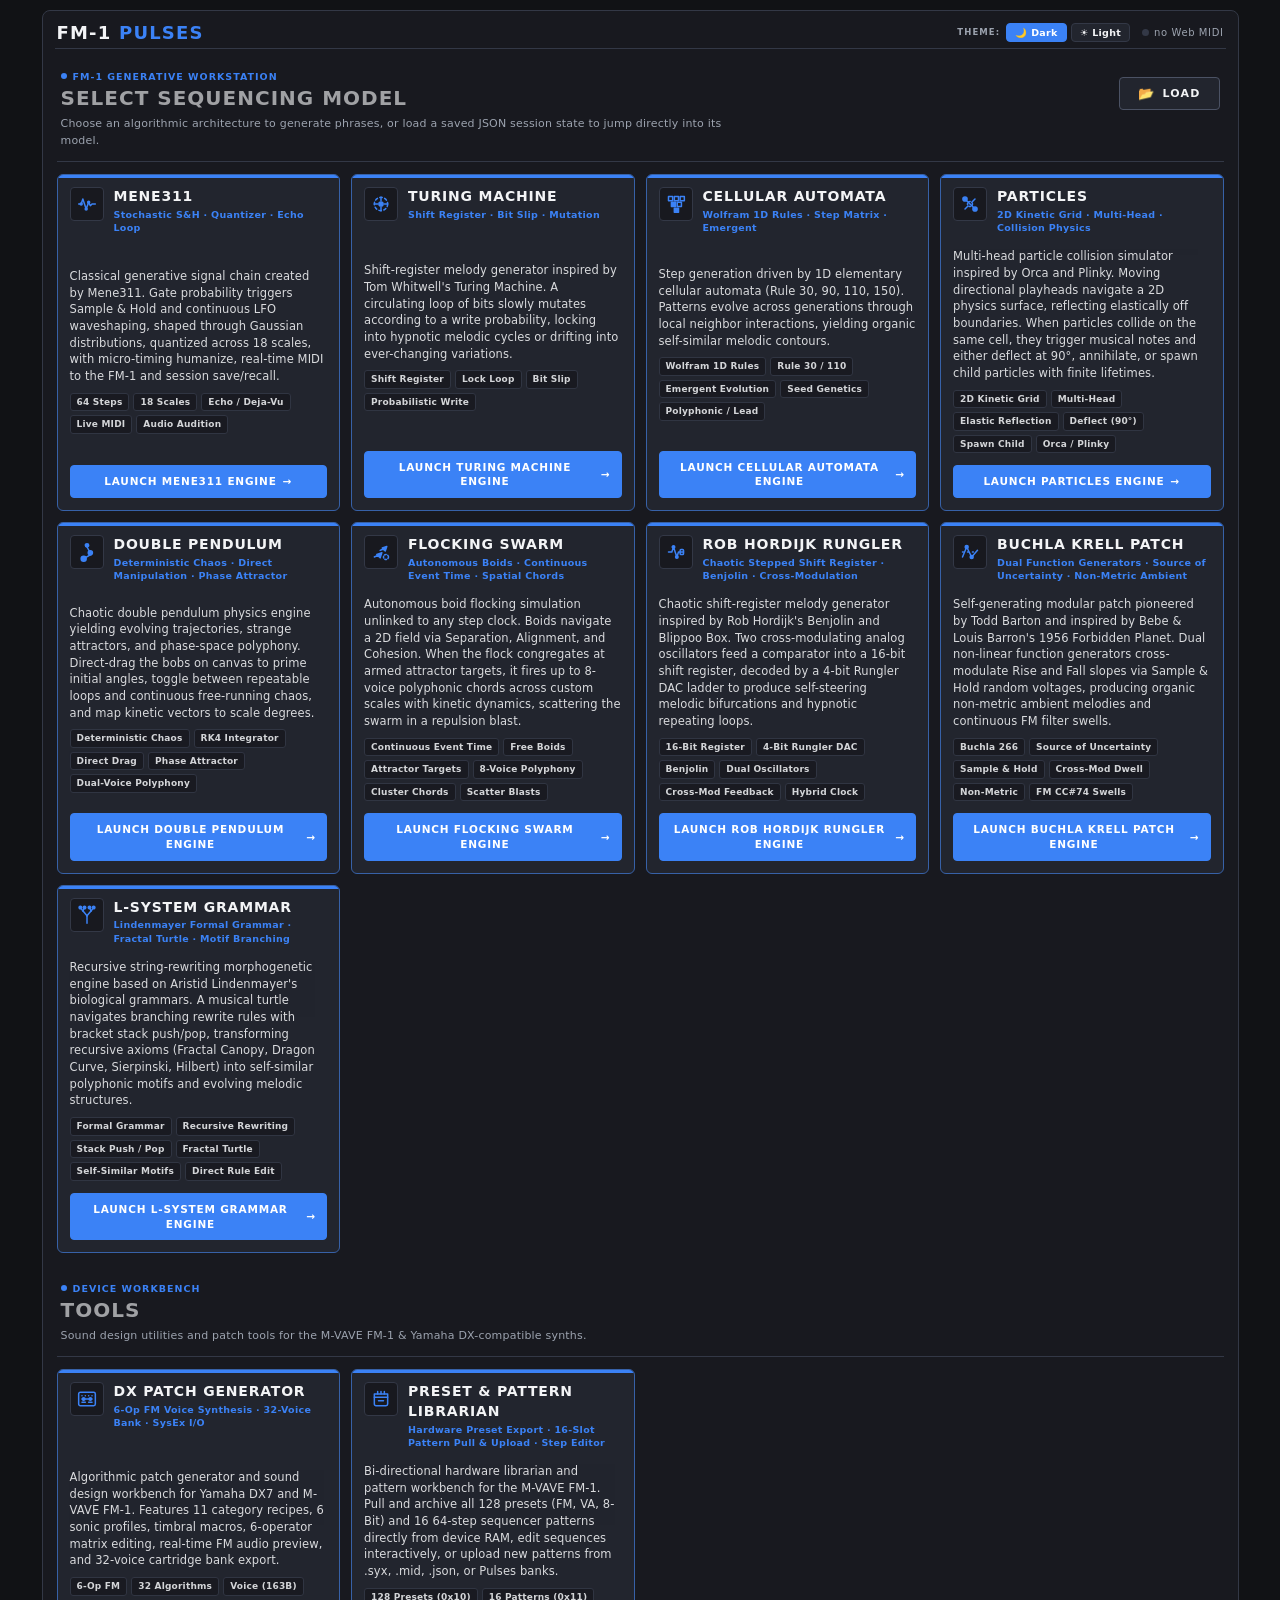
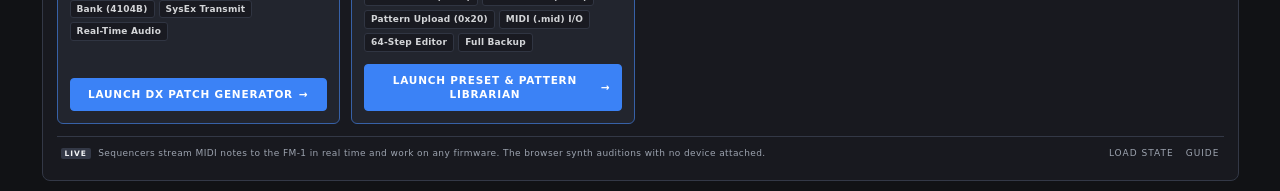
<file: index.html>
<!doctype html>
<html lang="en" data-theme="dark">
<head>
<meta charset="utf-8">
<meta name="viewport" content="width=device-width, initial-scale=1">
<meta name="theme-color" content="#12101a">
<title>FM-1 Pulses</title>
<link rel="icon" href="data:,">
<link rel="stylesheet" href="css/style.css?v=1">
<link rel="stylesheet" href="css/rack.css?v=4">
<link rel="stylesheet" href="css/dxpatch.css?v=10">
<link rel="stylesheet" href="css/librarian.css?v=3">
</head>
<body>
<div class="case">
  <header class="brand">
    <div class="brand-left">
      <button type="button" id="btn-back-landing" class="nav-back-btn" title="Return to Sequencer Models" style="display: none;">‹ Models</button>
      <h1>FM-1 <b>PULSES</b></h1>
      <span id="brand-mode-tag" class="brand-mode-tag" style="display: none;">Mene311</span>
    </div>
    <div class="brand-right">
      <div class="themebar"><span class="swatches" id="themes"></span></div>
      <div class="dev">
        <span class="led" id="led"></span>
        <span id="devname">no MIDI</span>
      </div>
    </div>
  </header>

  <!-- LANDING INTERFACE: Model Selection -->
  <section id="view-landing" class="view-landing" aria-label="Sequencing Models">
    <div class="landing-hero">
      <div class="landing-hero-header">
        <div>
          <div class="landing-kicker">FM-1 GENERATIVE WORKSTATION</div>
          <h2 class="landing-title">Select Sequencing Model</h2>
        </div>
        <div class="landing-hero-actions">
          <label class="landing-load-btn" id="landing-load-btn" title="Upload a saved session JSON to load and launch its model">
            <span class="load-icon" aria-hidden="true">📂</span>
            <span>LOAD</span>
            <input type="file" id="landing-load-file" accept=".json,.fm1p.json" style="display:none;">
          </label>
        </div>
      </div>
      <p class="landing-subtitle">Choose an algorithmic architecture to generate phrases, or load a saved JSON session state to jump directly into its model.</p>
    </div>

    <div id="models-grid" class="models-grid"></div>

    <!-- TOOLS SECTION -->
    <div class="landing-hero landing-tools-hero" style="margin-top: 18px;">
      <div class="landing-kicker">DEVICE WORKBENCH</div>
      <h2 class="landing-title">Tools</h2>
      <p class="landing-subtitle">Sound design utilities and patch tools for the M-VAVE FM-1 &amp; Yamaha DX-compatible synths.</p>
    </div>

    <div id="tools-grid" class="models-grid tools-grid"></div>

    <div class="landing-footer">
      <div class="landing-firmware-note">
        <span class="note-pill">LIVE</span> Sequencers stream MIDI notes to the FM-1 in real time and work on any firmware. The browser synth auditions with no device attached.
      </div>
      <div class="landing-footer-actions">
        <label class="glink landing-load-link" title="Upload a saved session JSON">load state<input type="file" id="landing-footer-load-file" accept=".json,.fm1p.json" style="display:none;"></label>
        <a class="glink" href="guide.html">guide</a>
      </div>
    </div>
  </section>

  <!-- SEQUENCER WORKSPACE: Shared Statusrow & Global Settings Bar -->
  <section id="view-workspace" class="view-workspace view-mene311" style="display: none;" aria-label="Sequencer Workspace">
    <div class="statusrow">
      <a class="glink glink-model" id="link-models" href="#models" title="Return to sequencer models">‹ models</a>
      <a class="glink" href="guide.html">guide</a>
      <a class="glink" href="#librarian" id="librarian-link" title="Switch to Preset &amp; Pattern Librarian">librarian</a>
      <a class="glink" id="ble" title="Connect the FM-1 over Bluetooth MIDI for cable-free playback. Device reads still need USB.">bluetooth</a>

      <a class="glink" id="tips" title="Show or hide tooltips — turn them off if the hints cover the panel on a phone.">tips on</a>
      <span id="status" class="status">loading…</span>
    </div>

    <!-- GLOBAL SETTINGS BAR (Full Width above all other controls) -->
    <div class="sect global-bar" id="global-bar" aria-label="Global Settings">
      <h3>Global</h3>
      <div class="global-bar-body">
        <div class="global-ops">
          <div class="transport global-transport">
            <button id="audition" title="Loop the selected slot (Space)">▶ Play</button>
            <button id="mute" title="Mute / unmute browser audio (M) — starts muted">🔇</button>
          </div>
          <div class="presets global-presets" id="presets">
            <div id="preset-slots" class="preset-slots"></div>
            <button id="export" title="Download this session (model, parameters, seed, locks and model buffers) as a versioned .fm1p.json file.">export</button>
            <button id="import" title="Load a .fm1p.json session — switches to the sequencer model it was saved from and restores its exact state.">import</button>
            <input type="file" id="importfile" accept=".json,application/json" hidden>
          </div>
        </div>
        <div class="global-controls" id="global-controls"></div>
      </div>
    </div>

    <!-- NOTES CONTROLS (Full-Width Key, Scale, Quantize & Octave Spread) -->
    <div class="sect notes-bar" id="notes-bar" aria-label="Notes Controls"></div>

    <!-- RHYTHM CONTROLS (Full-Width Euclid & Rhythm Tools) -->
    <div class="sect rhythm-bar" id="rhythm-bar" aria-label="Rhythm Controls"></div>

    <!-- GROOVE ROW (Horizontally Adjacent Humanise & Velocity) -->
    <div class="humanise-velocity-row" id="humanise-velocity-bar" aria-label="Humanise and Velocity Controls"></div>

    <!-- SEQUENCE (Full-Width 16x4 Step Buttons Grid) -->
    <div class="sect sequence-bar" id="sequence" aria-label="Sequence"></div>

    <!-- MODEL 1: MENE311 SEQUENCER -->
    <div id="model-mene311" class="model-view" style="display: none;">
      <div class="layout">
        <div class="module">
          <div class="rack" id="panel"></div>
        </div>

        <div class="display">
          <h2>Pattern <small id="bufinfo"></small> <small id="loopinfo"></small></h2>
          <canvas id="wave" class="wave" height="60"></canvas>
          <div id="editor" class="editor">
            <span class="elab">Step <b id="estep">—</b></span>
            <div class="stepper editor-stepper" title="Step Pitch (Semitones)">
              <button type="button" id="edown" class="stepper-btn dxpatch-stepper-btn" title="Lower this step a semitone (locks it)">‹</button>
              <span id="enote" class="enote">—</span>
              <button type="button" id="eup" class="stepper-btn dxpatch-stepper-btn" title="Raise this step a semitone (locks it)">›</button>
            </div>
            <button id="eclear" title="Empty this step and lock it">✕</button>
            <button id="elock" class="elock" title="Locked steps survive regeneration">🔓</button>
            <button id="eclearlocks" title="Forget every locked step">clear locks</button>
            <span id="lockcount" class="lockcount"></span>
          </div>
        </div>
      </div>
    </div>

    <!-- MODEL 2: CELLULAR AUTOMATA SEQUENCER -->
    <div id="model-cellular" class="model-view" style="display: none;">
      <!-- Populated dynamically by js/cellular.js -->
    </div>

    <!-- MODEL 3: TURING MACHINE SEQUENCER -->
    <div id="model-turing" class="model-view" style="display: none;">
      <!-- Populated dynamically by js/turing.js -->
    </div>

    <!-- MODEL 4: PARTICLES (ORCA / PLINKY COLLISION SIMULATOR) -->
    <div id="model-particles" class="model-view" style="display: none;">
      <!-- Populated dynamically by js/particles.js -->
    </div>

    <!-- MODEL 5: DOUBLE PENDULUM CHAOTIC ATTRACTOR -->
    <div id="model-pendulum" class="model-view" style="display: none;">
      <!-- Populated dynamically by js/pendulum.js -->
    </div>

    <!-- MODEL 6: FLOCKING SWARM CHORD ENGINE (UNLINKED CONTINUOUS MODEL) -->
    <div id="model-flock" class="model-view" style="display: none;">
      <!-- Populated dynamically by js/flock.js -->
    </div>

    <!-- MODEL 7: ROB HORDIJK RUNGLER (CHAOTIC STEPPED SHIFT REGISTER) -->
    <div id="model-rungler" class="model-view" style="display: none;">
      <!-- Populated dynamically by js/rungler.js -->
    </div>

    <!-- MODEL 8: BUCHLA 266 KRELL GENERATIVE PATCH -->
    <div id="model-krell" class="model-view" style="display: none;">
      <!-- Populated dynamically by js/krell.js -->
    </div>

    <!-- MODEL 9: L-SYSTEM MORPHOGENETIC GRAMMAR -->
    <div id="model-lsystem" class="model-view" style="display: none;">
      <!-- Populated dynamically by js/lsystem.js -->
    </div>
  </section>

  <!-- TOOL: DX PATCH GENERATOR WORKBENCH -->
  <section id="view-dxpatch" class="view-workspace view-dxpatch" style="display: none;" aria-label="DX Patch Generator">
    <div class="statusrow">
      <a class="glink glink-model" id="dxpatch-link-models" href="#models" title="Return to models and tools">‹ tools</a>
      <a class="glink" href="guide.html">guide</a>
      <a class="glink" id="dxpatch-dl-voice" title="Download current voice as 163-byte VCED SysEx file">save voice (.syx)</a>
      <a class="glink" id="dxpatch-dl-bank" title="Download 32-voice cartridge bank as 4104-byte VMEM SysEx file">save bank (.syx)</a>
      <label class="glink" title="Open .syx file (Voice or Bank)" style="cursor: pointer;">
        open .syx
        <input type="file" id="dxpatch-file-input" accept=".syx,application/octet-stream" hidden>
      </label>
      <a class="glink" href="#librarian" title="Switch to Preset &amp; Pattern Librarian">librarian ›</a>
    </div>

    <div class="dxpatch-workspace">
      <!-- Left Column: Generator Controls -->
      <aside class="dxpatch-panel dxpatch-panel-left">
        <div class="dxpatch-card">
          <h3 class="dxpatch-heading">Sound Generator</h3>

          <label class="dxpatch-field-label" for="dxpatch-category-select">Category Template</label>
          <select id="dxpatch-category-select" class="dxpatch-select">
            <option value="keys">🎹 Keys / Electric Piano</option>
            <option value="bass">🎸 Bass (Slap / Sub / Acid)</option>
            <option value="pad">🌊 Lush Pad / Strings</option>
            <option value="percussive">🥁 FM Drum / Percussive</option>
            <option value="lead">⚡ Lead Synth</option>
            <option value="bell">🔔 Crystal Bell / Mallet</option>
            <option value="brass">🎺 Brass / Horns</option>
            <option value="pluck">🪕 Pluck / Koto / Guitar</option>
            <option value="fx">🛸 Sci-Fi / FX</option>
            <option value="constrained">📐 Constrained Random</option>
            <option value="random">🎲 Pure Stochastic (Wild)</option>
          </select>

          <label class="dxpatch-field-label" for="dxpatch-profile-select">Sonic Profile Layer</label>
          <select id="dxpatch-profile-select" class="dxpatch-select">
            <option value="none">Neutral (Standard)</option>
            <option value="warm">Warm &amp; Analog (-EXP rolloff)</option>
            <option value="atonal">Atonal &amp; Metallic (Fixed Hz)</option>
            <option value="crisp">Crisp &amp; Glassy (+LIN sparkle)</option>
            <option value="gritty">Gritty &amp; Driven (High FB)</option>
            <option value="ethereal">Ethereal &amp; Ambient (Slow swell)</option>
          </select>

          <label class="dxpatch-field-label" for="dxpatch-force-alg-select">Algorithm Constraint</label>
          <select id="dxpatch-force-alg-select" class="dxpatch-select">
            <option value="">Auto (Category Default)</option>
          </select>
        </div>

        <div class="dxpatch-card">
          <h3 class="dxpatch-heading">Timbral Macros</h3>

          <div class="dxpatch-slider-row">
            <div class="dxpatch-slider-header">
              <span>Brightness</span>
              <span id="dxpatch-val-brightness" class="dxpatch-mono-val">0.60</span>
            </div>
            <input type="range" id="dxpatch-slider-brightness" class="dxpatch-range" min="0" max="1" step="0.05" value="0.6" />
          </div>

          <div class="dxpatch-slider-row">
            <div class="dxpatch-slider-header">
              <span>Dissonance</span>
              <span id="dxpatch-val-dissonance" class="dxpatch-mono-val">0.00</span>
            </div>
            <input type="range" id="dxpatch-slider-dissonance" class="dxpatch-range" min="0" max="1" step="0.05" value="0.0" />
          </div>

          <div class="dxpatch-slider-row">
            <div class="dxpatch-slider-header">
              <span>Env Speed</span>
              <span id="dxpatch-val-env-speed" class="dxpatch-mono-val">0.50</span>
            </div>
            <input type="range" id="dxpatch-slider-env-speed" class="dxpatch-range" min="0" max="1" step="0.05" value="0.5" />
          </div>

          <div class="dxpatch-slider-row">
            <div class="dxpatch-slider-header">
              <span>Detune</span>
              <span id="dxpatch-val-detune" class="dxpatch-mono-val">0.30</span>
            </div>
            <input type="range" id="dxpatch-slider-detune" class="dxpatch-range" min="0" max="1" step="0.05" value="0.3" />
          </div>

          <div class="dxpatch-slider-row">
            <div class="dxpatch-slider-header">
              <span>Mutation Rate</span>
              <span id="dxpatch-val-mutation" class="dxpatch-mono-val">0.20</span>
            </div>
            <input type="range" id="dxpatch-slider-mutation" class="dxpatch-range" min="0.05" max="1" step="0.05" value="0.2" />
          </div>
        </div>

        <div class="dxpatch-card">
          <button id="dxpatch-btn-generate" class="dxpatch-btn-block primary" title="Generate new patch (Space)">
            <span>🎲 Generate Patch</span> <kbd>Space</kbd>
          </button>
          <button id="dxpatch-btn-mutate" class="dxpatch-btn-block warning" title="Mutate current voice (M)">
            <span>🧬 Mutate Voice</span> <kbd>M</kbd>
          </button>
          <button id="dxpatch-btn-add-bank" class="dxpatch-btn-block" title="Store voice into active bank slot (B)">
            <span>📥 Save to Bank Slot</span> <kbd>B</kbd>
          </button>
        </div>

        <div class="dxpatch-card">
          <h3 class="dxpatch-heading">Hardware &amp; SysEx</h3>
          <div class="dxpatch-btn-grid-2">
            <button id="dxpatch-btn-send-patch" class="dxpatch-btn-sm" title="Send 163-byte VCED SysEx to FM-1">📤 Send Voice (163B)</button>
            <button id="dxpatch-btn-send-bank" class="dxpatch-btn-sm" title="Send 4104-byte VMEM SysEx to FM-1">📦 Send Bank (4104B)</button>
          </div>

          <div style="display:flex; justify-content:space-between; align-items:center; margin-top:6px; font-size:10px; color:var(--dim);">
            <label style="display:flex; align-items:center; gap:5px; cursor:pointer;" title="Automatically send 163B VCED SysEx on generate/mutate">
              <input type="checkbox" id="dxpatch-chk-auto-send" checked />
              <span>Auto-Send SysEx</span>
            </label>
            <label style="display:flex; align-items:center; gap:4px;">
              <span>Ch:</span>
              <select id="dxpatch-midi-channel-select" class="dxpatch-select" style="width: auto; padding: 1px 4px;">
                <option value="0">1</option><option value="1">2</option><option value="2">3</option><option value="3">4</option>
                <option value="4">5</option><option value="5">6</option><option value="6">7</option><option value="7">8</option>
                <option value="8">9</option><option value="9">10</option><option value="10">11</option><option value="11">12</option>
                <option value="12">13</option><option value="13">14</option><option value="14">15</option><option value="15">16</option>
              </select>
            </label>
          </div>

          <div style="margin-top:6px;">
            <label class="dxpatch-field-label" for="dxpatch-audition-mode-select">Audition Audio</label>
            <select id="dxpatch-audition-mode-select" class="dxpatch-select">
              <option value="auto">Auto (FM-1 if connected, else Browser)</option>
              <option value="browser">Browser FM Synth Only</option>
              <option value="hardware">M-VAVE FM-1 Hardware Only</option>
              <option value="both">Both (Browser + FM-1)</option>
            </select>
          </div>

          <div class="dxpatch-btn-grid-2" style="margin-top:8px;">
            <button id="dxpatch-btn-dl-voice" class="dxpatch-btn-sm" title="Download 163-byte single voice SysEx">💾 Voice .syx</button>
            <button id="dxpatch-btn-dl-patch-bank" class="dxpatch-btn-sm" title="Download 4104-byte cartridge with this voice in Slot 1">💾 Cart .syx</button>
          </div>
          <div class="dxpatch-file-drop" id="dxpatch-drop-area">
            <span>📂 Drop or click to load <code>.syx</code></span>
          </div>
        </div>
      </aside>

      <!-- Center Column: Voice Inspector & 6-Op Matrix -->
      <div class="dxpatch-panel dxpatch-panel-center">
        <!-- Voice Header Card -->
        <div class="dxpatch-voice-header">
          <div class="dxpatch-title-group">
            <span class="dxpatch-micro-label">VOICE NAME (10 CHARS)</span>
            <input type="text" id="dxpatch-name-input" class="dxpatch-name-input" maxlength="10" value="INIT VOICE" spellcheck="false" />
          </div>

          <div class="dxpatch-param-pill">
            <span class="dxpatch-micro-label">FEEDBACK</span>
            <div class="dxpatch-stepper">
              <button type="button" id="dxpatch-fb-prev" class="dxpatch-stepper-btn" title="Decrease Feedback (0–7)">‹</button>
              <input type="number" id="dxpatch-fb-input" min="0" max="7" value="0" class="dxpatch-stepper-input" title="Feedback (0–7)" />
              <button type="button" id="dxpatch-fb-next" class="dxpatch-stepper-btn" title="Increase Feedback (0–7)">›</button>
            </div>
          </div>

          <div class="dxpatch-param-pill">
            <span class="dxpatch-micro-label">TRANSPOSE</span>
            <div class="dxpatch-stepper">
              <button type="button" id="dxpatch-transpose-prev" class="dxpatch-stepper-btn" title="Decrease Transpose (0–48)">‹</button>
              <input type="number" id="dxpatch-transpose-input" min="0" max="48" value="24" class="dxpatch-stepper-input" title="Transpose (0–48 semitones)" />
              <button type="button" id="dxpatch-transpose-next" class="dxpatch-stepper-btn" title="Increase Transpose (0–48)">›</button>
            </div>
          </div>

          <div class="dxpatch-param-pill">
            <span class="dxpatch-micro-label">LFO WAVE</span>
            <div class="dxpatch-stepper" title="LFO Waveform (use buttons or wheel)">
              <button type="button" id="dxpatch-lfo-wave-prev" class="dxpatch-stepper-btn" title="Previous LFO Waveform">‹</button>
              <span id="dxpatch-lfo-wave" class="dxpatch-stepper-val" title="LFO Waveform">Triangle</span>
              <button type="button" id="dxpatch-lfo-wave-next" class="dxpatch-stepper-btn" title="Next LFO Waveform">›</button>
            </div>
          </div>

          <div class="dxpatch-param-pill">
            <span class="dxpatch-micro-label">LFO SPD / PMD</span>
            <div class="dxpatch-lfo-steppers-wrap">
              <div class="dxpatch-stepper" title="LFO Speed (0–99)">
                <button type="button" id="dxpatch-lfo-spd-prev" class="dxpatch-stepper-btn" title="Decrease Speed">‹</button>
                <input type="number" id="dxpatch-lfo-speed" min="0" max="99" value="35" class="dxpatch-stepper-input" title="LFO Speed (0–99)" />
                <button type="button" id="dxpatch-lfo-spd-next" class="dxpatch-stepper-btn" title="Increase Speed">›</button>
              </div>
              <div class="dxpatch-stepper" title="Pitch Mod Depth (0–99)">
                <button type="button" id="dxpatch-lfo-pmd-prev" class="dxpatch-stepper-btn" title="Decrease Pitch Mod Depth">‹</button>
                <input type="number" id="dxpatch-lfo-pmd" min="0" max="99" value="0" class="dxpatch-stepper-input" title="Pitch Mod Depth (0–99)" />
                <button type="button" id="dxpatch-lfo-pmd-next" class="dxpatch-stepper-btn" title="Increase Pitch Mod Depth">›</button>
              </div>
            </div>
          </div>
        </div>

        <!-- Visualizer Grid -->
        <div class="dxpatch-viz-grid">
          <div class="dxpatch-card">
            <div class="dxpatch-card-header">
              <span id="dxpatch-alg-card-title" class="dxpatch-card-title dxpatch-alg-title-wrap">
                <span>Algorithm</span>
                <span class="dxpatch-stepper">
                  <button type="button" id="dxpatch-alg-prev" class="dxpatch-stepper-btn" title="Previous Algorithm (1–32)">‹</button>
                  <input type="number" id="dxpatch-alg-input" min="1" max="32" value="1" class="dxpatch-alg-input" title="Algorithm (1–32)" />
                  <button type="button" id="dxpatch-alg-next" class="dxpatch-stepper-btn" title="Next Algorithm (1–32)">›</button>
                </span>
              </span>
            </div>
            <div class="dxpatch-alg-body">
              <canvas id="dxpatch-alg-canvas" width="220" height="125"></canvas>
            </div>
          </div>

          <div class="dxpatch-card">
            <div class="dxpatch-card-header">
              <span class="dxpatch-card-title">Operator Envelopes (R1–R4 / L1–L4)</span>
              <div class="dxpatch-env-op-selectors" id="dxpatch-env-op-selectors" role="group" aria-label="Select Operator Envelope">
                <button type="button" class="dxpatch-op-sel-btn" data-op="all" title="Show all operator envelopes">ALL</button>
                <button type="button" class="dxpatch-op-sel-btn active" data-op="1" title="Select OP1 envelope (drag breakpoints to edit)">OP1</button>
                <button type="button" class="dxpatch-op-sel-btn" data-op="2" title="Select OP2 envelope (drag breakpoints to edit)">OP2</button>
                <button type="button" class="dxpatch-op-sel-btn" data-op="3" title="Select OP3 envelope (drag breakpoints to edit)">OP3</button>
                <button type="button" class="dxpatch-op-sel-btn" data-op="4" title="Select OP4 envelope (drag breakpoints to edit)">OP4</button>
                <button type="button" class="dxpatch-op-sel-btn" data-op="5" title="Select OP5 envelope (drag breakpoints to edit)">OP5</button>
                <button type="button" class="dxpatch-op-sel-btn" data-op="6" title="Select OP6 envelope (drag breakpoints to edit)">OP6</button>
              </div>
            </div>
            <canvas id="dxpatch-env-canvas" width="460" height="125" title="Click an envelope to select. Drag breakpoints to edit Rate &amp; Level live."></canvas>
          </div>
        </div>

        <!-- 6-Operator Parameter Matrix Table -->
        <div class="dxpatch-card">
          <div class="dxpatch-card-header">
            <span class="dxpatch-card-title">6-Operator FM Matrix</span>
          </div>
          <div class="dxpatch-ops-wrap">
            <table class="dxpatch-ops-table">
              <thead>
                <tr>
                  <th title="Operator number (OP1–OP6) & enable/mute toggle">OP</th>
                  <th title="FM routing role: Carrier (audible output) or Modulator (modulates other operators)">ROLE</th>
                  <th title="Output level (0–99): Carrier loudness or Modulator modulation index">LEVEL</th>
                  <th title="Oscillator mode: Frequency Ratio (tracks keyboard) or Fixed Frequency (Hz)">MODE</th>
                  <th title="Frequency coarse multiplier: 0–31 (Ratio mode) or 10^N (Fixed mode)">COARSE</th>
                  <th title="Frequency fine fraction (0–99): micro-tuning added to coarse value">FINE</th>
                  <th title="Effective frequency: harmonic multiple ratio or absolute frequency in Hz">RATIO/HZ</th>
                  <th title="Detune offset (0–14): microtonal pitch offset (-7 to +7, 7 = center)">DETUNE</th>
                  <th title="Velocity sensitivity (0–7): responsiveness of level to key velocity">VEL</th>
                  <th title="Keyboard rate scaling (0–7): speeds up envelope at higher pitches">RS</th>
                  <th title="Envelope Rate 1 (0–99): attack speed (99 = fastest / instantaneous)">R1</th>
                  <th title="Envelope Rate 2 (0–99): initial decay speed toward Level 2">R2</th>
                  <th title="Envelope Rate 3 (0–99): secondary decay speed toward Level 3">R3</th>
                  <th title="Envelope Rate 4 (0–99): release speed after key-off toward Level 4">R4</th>
                  <th title="Envelope Level 1 (0–99): attack peak level">L1</th>
                  <th title="Envelope Level 2 (0–99): decay level after Rate 1">L2</th>
                  <th title="Envelope Level 3 (0–99): sustain level held during note gate">L3</th>
                  <th title="Envelope Level 4 (0–99): release rest level after note off">L4</th>
                </tr>
              </thead>
              <tbody id="dxpatch-ops-tbody"></tbody>
            </table>
          </div>
        </div>

        <!-- Audition Keyboard -->
        <div class="dxpatch-card">
          <div class="dxpatch-card-header">
            <span class="dxpatch-card-title" title="Click keys or use keys A–K (W E T Y U for sharps)">Interactive Audition Keyboard</span>
          </div>
          <div id="dxpatch-piano-keyboard" class="dxpatch-keyboard-wrap"></div>
        </div>
      </div>

      <!-- Right Column: 32-Voice Bank Manager -->
      <aside class="dxpatch-panel dxpatch-panel-right">
        <div class="dxpatch-card">
          <div class="dxpatch-card-header">
            <h3 class="dxpatch-heading" style="margin:0;">32-Voice Bank</h3>
            <span id="dxpatch-bank-slot-indicator" class="dxpatch-badge badge-carrier">Slot 01</span>
          </div>
          <div class="dxpatch-btn-grid-2">
            <button id="dxpatch-btn-fill-bank" class="dxpatch-btn-sm" title="Generate 32 voices of current category">⚡ Fill 32</button>
            <button id="dxpatch-btn-fill-mixed-bank" class="dxpatch-btn-sm" title="Generate 32 mixed-category voices">🌈 Mixed 32</button>
          </div>
          <button id="dxpatch-btn-export-bank" class="dxpatch-btn-block primary" style="margin-top:6px; font-size:10px;">
            <span>📦 Download Bank (.syx)</span>
          </button>
          <div id="dxpatch-bank-list" class="dxpatch-bank-list" style="margin-top:8px;"></div>
        </div>
      </aside>
    </div>

    <div style="font-size:10px; color:var(--dim); padding:4px 2px; display:flex; justify-content:space-between;">
      <span id="dxpatch-status-message">Ready. Click keys to audition, or press Space to generate.</span>
      <span><kbd>Space</kbd> Generate &nbsp; <kbd>M</kbd> Mutate &nbsp; <kbd>B</kbd> To Bank</span>
    </div>
  </section>

  <!-- TOOL: PRESET & PATTERN LIBRARIAN WORKBENCH -->
  <section id="view-librarian" class="view-workspace view-librarian" style="display: none;" aria-label="Preset and Pattern Librarian">
    <div class="statusrow">
      <a class="glink glink-model" id="lib-link-models" href="#models" title="Return to models and tools">‹ tools</a>
      <a class="glink" href="guide.html">guide</a>
      <a class="glink" id="lib-top-pull-presets" title="Pull presets in selected bank filter from FM-1 via SysEx 0x10">pull presets</a>
      <a class="glink" id="lib-top-pull-patterns" title="Pull all 16 patterns from FM-1 RAM via SysEx 0x11">pull patterns</a>
      <a class="glink" id="lib-top-export-bundle" title="Export all pulled presets and patterns as a single JSON backup bundle">backup (.json)</a>
      <label class="glink" title="Import .syx, .mid, or .json files (Presets, Banks, or Patterns)" style="cursor: pointer;">
        import file
        <input type="file" id="lib-top-file-input" accept=".syx,.mid,.midi,.json,application/octet-stream,application/json" hidden>
      </label>
      <a class="glink" href="#dxpatch" title="Switch to DX Patch Generator (FM-1 6-Op FM)">dx patch</a>
    </div>

    <div class="lib-workspace">
      <!-- Left Column: Hardware Preset & Pattern Transfer Operations -->
      <aside class="lib-panel lib-panel-left">
        <div class="lib-card">
          <div class="lib-card-header">
            <h3 class="lib-heading">Presets (1–128)</h3>
            <div class="lib-seg-group" id="lib-bank-filter-group" title="Filter preset slots by bank (A: 1–32, B: 33–64, C: 65–96, D: 97–128, VA: 113–128)">
              <button type="button" class="lib-seg-btn active" data-bank="all" title="All 128 Presets">ALL</button>
              <button type="button" class="lib-seg-btn" data-bank="A" title="Bank A (Slots 1–32)">A</button>
              <button type="button" class="lib-seg-btn" data-bank="B" title="Bank B (Slots 33–64)">B</button>
              <button type="button" class="lib-seg-btn" data-bank="C" title="Bank C (Slots 65–96)">C</button>
              <button type="button" class="lib-seg-btn" data-bank="D" title="Bank D (Slots 97–128)">D</button>
              <button type="button" class="lib-seg-btn" data-bank="VA" title="VA Pack (Slots 113–128)">VA</button>
            </div>
          </div>

          <div class="lib-btn-grid-2">
            <button type="button" id="lib-btn-pull-preset" class="lib-btn-sm primary" title="Read selected preset slot from FM-1 via SysEx 0x10">📥 Pull Slot</button>
            <button type="button" id="lib-btn-pull-bank" class="lib-btn-sm primary" title="Read all slots in active bank filter from FM-1">📥 Pull Bank</button>
            <button type="button" id="lib-btn-write-preset" class="lib-btn-sm warning" title="Write selected preset to FM-1 slot via 231B SysEx 0x04">📤 Write Slot</button>
            <button type="button" id="lib-btn-open-editor" class="lib-btn-sm" title="Open selected preset in DX Patch or VA Patch Editor">🔧 Edit Patch</button>
          </div>

          <div class="lib-btn-grid-2" style="margin-top:6px;">
            <button type="button" id="lib-btn-dl-preset-v4" class="lib-btn-sm" title="Download selected preset as 231-byte BaudGirl v4 .syx">💾 Slot 231B</button>
            <button type="button" id="lib-btn-dl-preset-dx7" class="lib-btn-sm" title="Download selected preset as 163-byte DX7 VCED .syx">💾 Slot VCED</button>
            <button type="button" id="lib-btn-dl-bank-v4" class="lib-btn-sm" title="Download active bank filter as multi-preset 231B .syx pack">📦 Bank 231B</button>
            <button type="button" id="lib-btn-dl-bank-dx7" class="lib-btn-sm" title="Download 32-voice DX7 VMEM cartridge bank (4104B .syx)">📦 DX7 4104B</button>
          </div>
          <button type="button" id="lib-btn-dl-presets-json" class="lib-btn-block" style="margin-top:6px; margin-bottom:0;" title="Export pulled presets as JSON">
            <span>📄 Export Presets (.json)</span>
          </button>

          <div id="lib-progress-wrap" class="lib-progress-wrap">
            <div class="lib-progress-header">
              <span id="lib-progress-label">Reading…</span>
              <button type="button" id="lib-btn-cancel-transfer" class="lib-btn-sm" style="padding:1px 6px;" title="Cancel active MIDI transfer">✕</button>
            </div>
            <div class="lib-progress-bar">
              <div id="lib-progress-fill" class="lib-progress-fill"></div>
            </div>
          </div>
        </div>

        <div class="lib-card">
          <div class="lib-card-header">
            <h3 class="lib-heading">Patterns (P1–P16)</h3>
          </div>

          <button type="button" id="lib-btn-upload-pattern" class="lib-btn-block primary" title="Upload active pattern to FM-1 slot via SysEx 0x20 (U or F)">
            <span>📤 Upload Pattern to FM-1</span> <kbd>U</kbd>
          </button>

          <div class="lib-btn-grid-2">
            <button type="button" id="lib-btn-pull-pattern" class="lib-btn-sm primary" title="Pull selected pattern slot from FM-1 RAM via SysEx 0x11">📥 Pull Pat</button>
            <button type="button" id="lib-btn-pull-all-patterns" class="lib-btn-sm primary" title="Pull all 16 patterns from FM-1 RAM">📥 Pull 16</button>
            <button type="button" id="lib-btn-upload-all-patterns" class="lib-btn-sm warning" title="Upload all 16 patterns to FM-1 slots 1–16">📤 Upload 16</button>
            <button type="button" id="lib-btn-pull-seq" class="lib-btn-sm" title="Import all 16 slots from Pulses Sequencer workspace bank">🔄 From Seq</button>
          </div>

          <div class="lib-btn-grid-2" style="margin-top:6px;">
            <button type="button" id="lib-btn-send-seq" class="lib-btn-sm" title="Copy active pattern into Pulses Sequencer workspace bank">➡ To Seq Slot</button>
            <button type="button" id="lib-btn-dl-pat-syx" class="lib-btn-sm" title="Download active pattern as FM-1 0x20 .syx">💾 Pat .syx</button>
            <button type="button" id="lib-btn-dl-all-pat-syx" class="lib-btn-sm" title="Download all 16 patterns as a single .syx file">📦 16 Pat .syx</button>
            <button type="button" id="lib-btn-dl-pat-mid" class="lib-btn-sm" title="Export active pattern as a Standard MIDI File (.mid)">🎵 Export .mid</button>
          </div>
          <button type="button" id="lib-btn-dl-pat-json" class="lib-btn-block" style="margin-top:6px; margin-bottom:0;" title="Export all 16 patterns as JSON">
            <span>📄 Export Patterns (.json)</span>
          </button>
        </div>

        <div class="lib-card">
          <div class="lib-card-header">
            <h3 class="lib-heading">Audition &amp; File I/O</h3>
          </div>
          <div style="display:flex; gap:6px; align-items:center;">
            <select id="lib-audition-mode-select" class="lib-select" style="margin-bottom:0; flex:1;" title="Audio output target for pattern &amp; keyboard audition">
              <option value="auto">Auto (FM-1 or Browser)</option>
              <option value="browser">Browser Synth Only</option>
              <option value="hardware">FM-1 Hardware Only</option>
              <option value="both">Both (Browser + FM-1)</option>
            </select>
            <select id="lib-midi-channel-select" class="lib-select" style="width:auto; margin-bottom:0; padding:4px 6px;" title="MIDI Channel (1–16)">
              <option value="0">Ch 1</option><option value="1">Ch 2</option><option value="2">Ch 3</option><option value="3">Ch 4</option>
              <option value="4">Ch 5</option><option value="5">Ch 6</option><option value="6">Ch 7</option><option value="7">Ch 8</option>
              <option value="8">Ch 9</option><option value="9">Ch 10</option><option value="10">Ch 11</option><option value="11">Ch 12</option>
              <option value="12">Ch 13</option><option value="13">Ch 14</option><option value="14">Ch 15</option><option value="15">Ch 16</option>
            </select>
          </div>
          <div class="lib-file-drop" id="lib-drop-area" title="Drop or click to import .syx (Preset, Bank, or Pattern), .mid (MIDI sequence), or .json">
            <span>📂 Drop or click: <code>.syx</code> <code>.mid</code> <code>.json</code></span>
            <input type="file" id="lib-panel-file-input" accept=".syx,.mid,.midi,.json,application/octet-stream,application/json" hidden />
          </div>
        </div>
      </aside>

      <!-- Center Column: 64-Step Pattern Preview & Preset Inspector -->
      <div class="lib-panel lib-panel-center">
        <!-- Pattern Preview Card -->
        <div class="lib-card">
          <div class="lib-toolbar-strip">
            <button type="button" id="lib-btn-play-pattern" class="lib-btn-sm primary" title="Play / Stop active pattern (Space)">▶ Play</button>

            <div class="lib-param-pill" title="Target FM-1 Pattern Slot (P1–P16)">
              <span class="lib-micro-label">SLOT</span>
              <div class="lib-stepper">
                <button type="button" id="lib-pat-slot-prev" class="lib-stepper-btn" title="Previous Pattern">‹</button>
                <span id="lib-pat-slot-val" class="lib-stepper-val">P1</span>
                <button type="button" id="lib-pat-slot-next" class="lib-stepper-btn" title="Next Pattern">›</button>
              </div>
            </div>

            <div class="lib-param-pill" title="Pattern Step Length (1–64)">
              <span class="lib-micro-label">LEN</span>
              <span id="lib-pat-len-val" class="lib-stepper-val">16 st</span>
            </div>

            <div class="lib-param-pill" title="Step Rate Division">
              <span class="lib-micro-label">RATE</span>
              <span id="lib-pat-rate" class="lib-stepper-val" style="min-width:34px;">1/16</span>
            </div>

            <div class="lib-param-pill" title="Pattern Tempo (30–300 BPM)">
              <span class="lib-micro-label">BPM</span>
              <span id="lib-pat-tempo-val" class="lib-stepper-val">120</span>
            </div>

            <div class="lib-param-pill" title="Gate Duration (5–100%)">
              <span class="lib-micro-label">GATE</span>
              <span id="lib-pat-gate-val" class="lib-stepper-val">80%</span>
            </div>

            <div class="lib-param-pill" title="Swing (50–75%)">
              <span class="lib-micro-label">SWG</span>
              <span id="lib-pat-swing-val" class="lib-stepper-val">50%</span>
            </div>

            <div class="lib-param-pill" title="Total Notes in Pattern" style="margin-left:auto;">
              <span class="lib-micro-label">NOTES</span>
              <span id="lib-pat-notes-val" class="lib-stepper-val" style="color:var(--accent); font-weight:700;">0</span>
            </div>
          </div>

          <!-- Read-Only Pattern Visualizer Canvas -->
          <div class="lib-canvas-wrap" style="margin-top:6px;">
            <canvas id="lib-pattern-canvas" width="720" height="180" title="Pattern Preview"></canvas>
          </div>
        </div>

        <!-- Preset Inspector Card -->
        <div class="lib-card">
          <div class="lib-toolbar-strip">
            <div class="lib-param-pill" title="Selected Preset Slot (1–128)">
              <span class="lib-micro-label">PRESET</span>
              <div class="lib-stepper">
                <button type="button" id="lib-preset-prev" class="lib-stepper-btn" title="Previous Preset">‹</button>
                <span id="lib-preset-slot-label" class="lib-stepper-val" style="min-width:64px;">#001 · A01</span>
                <button type="button" id="lib-preset-next" class="lib-stepper-btn" title="Next Preset">›</button>
              </div>
            </div>

            <div class="lib-param-pill" title="Preset Name (10 ASCII chars)">
              <span class="lib-micro-label">NAME</span>
              <input type="text" id="lib-preset-name-input" class="lib-name-input" maxlength="10" value="" placeholder="EMPTY" spellcheck="false" />
            </div>

            <span id="lib-preset-engine-badge" class="lib-badge" title="Detected Synth Engine (FM / VA / 8BIT)">EMPTY</span>

            <div id="lib-preset-summary" class="lib-preset-summary" style="flex:1;"></div>
          </div>
        </div>
      </div>

      <!-- Right Column: 16 Pattern Slots & 128 Preset Library -->
      <aside class="lib-panel lib-panel-right">
        <div class="lib-card">
          <div class="lib-card-header">
            <h3 class="lib-heading">16 Pattern Slots</h3>
            <span id="lib-active-pat-badge" class="lib-badge">P1</span>
          </div>
          <div id="lib-pattern-list" class="lib-pattern-grid"></div>
        </div>

        <div class="lib-card">
          <div class="lib-card-header">
            <h3 class="lib-heading">Preset Library</h3>
            <span id="lib-preset-count-badge" class="lib-badge">0 / 128</span>
          </div>
          <div id="lib-preset-list" class="lib-preset-list"></div>
        </div>
      </aside>
    </div>

    <div style="font-size:10px; color:var(--dim); padding:4px 2px; display:flex; justify-content:space-between;">
      <span id="lib-status-message">Ready. Pull or import presets and patterns, or upload and export to FM-1 hardware.</span>
      <span><kbd>Space</kbd> Play/Stop Pattern &nbsp; <kbd>U</kbd> Upload Pattern</span>
    </div>
  </section>
</div>
<script type="module" src="js/rack.js?v=17"></script>
</body>
</html>
</file>
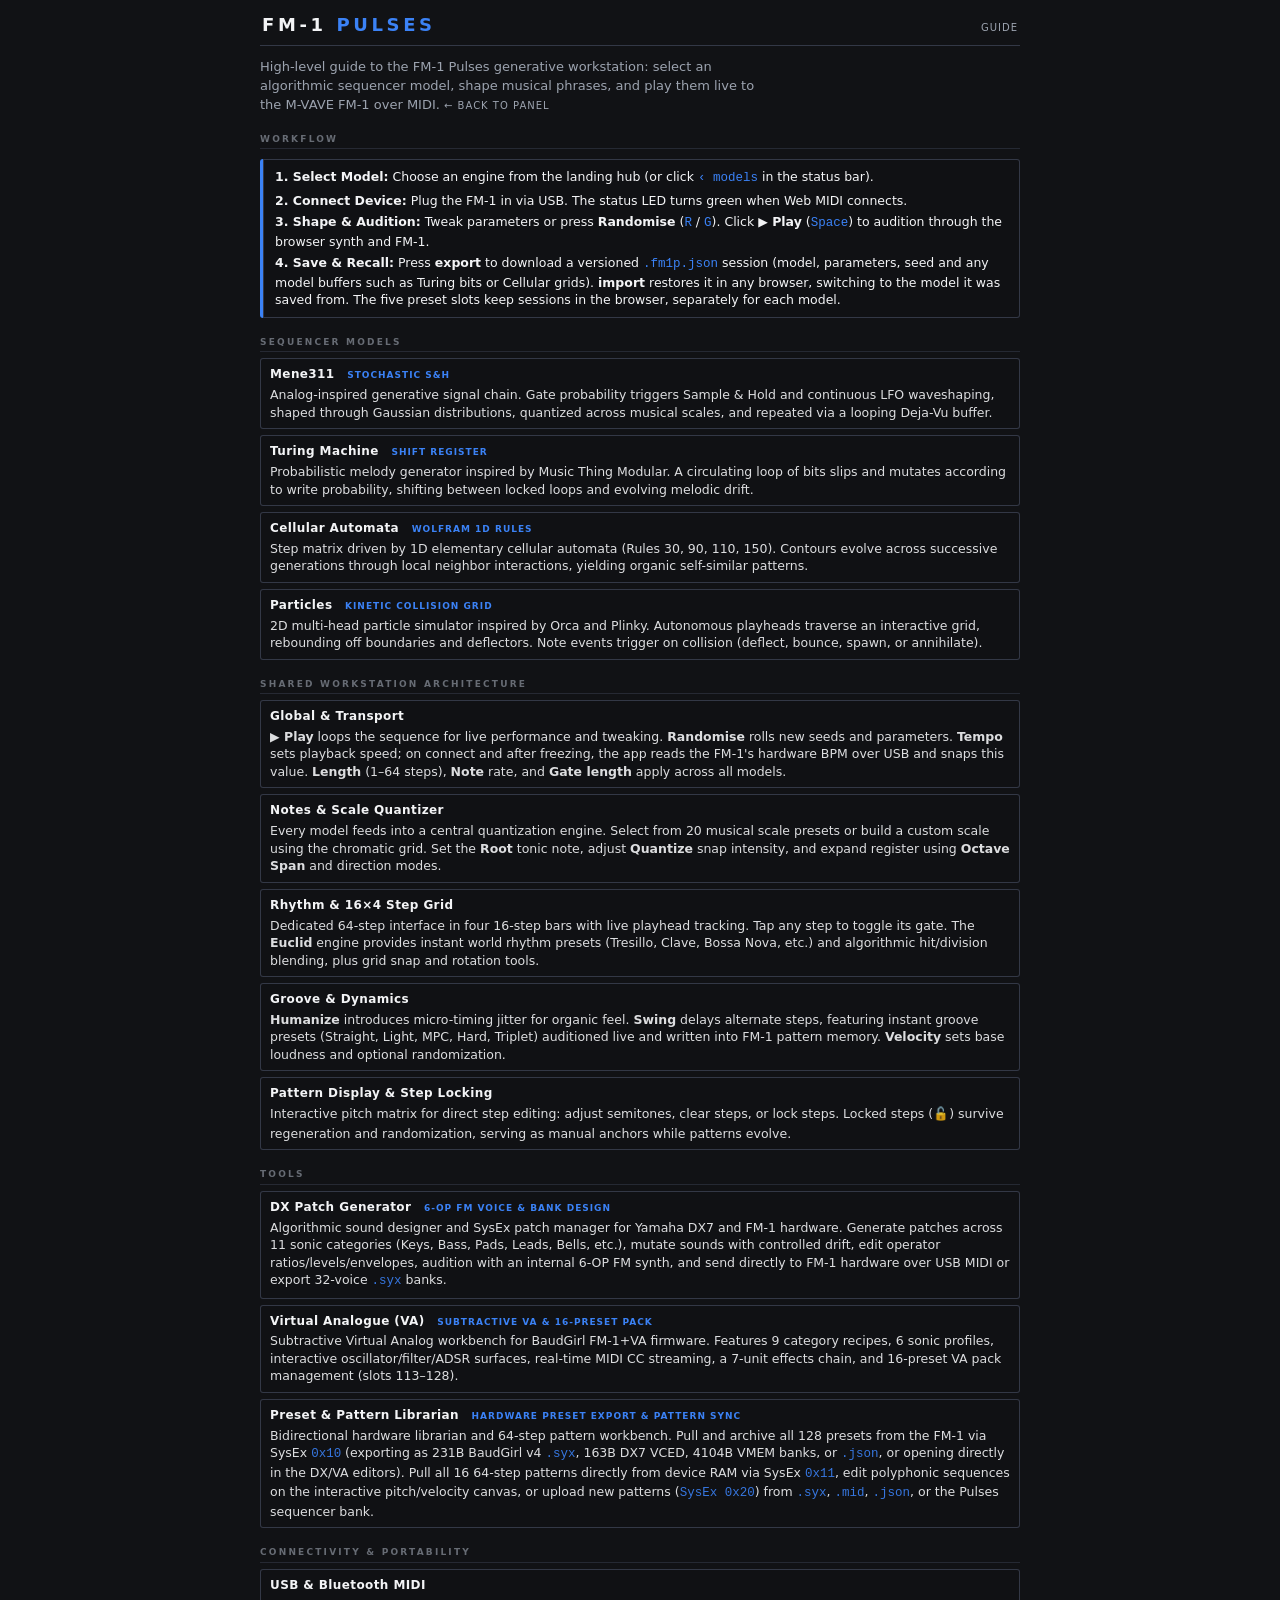
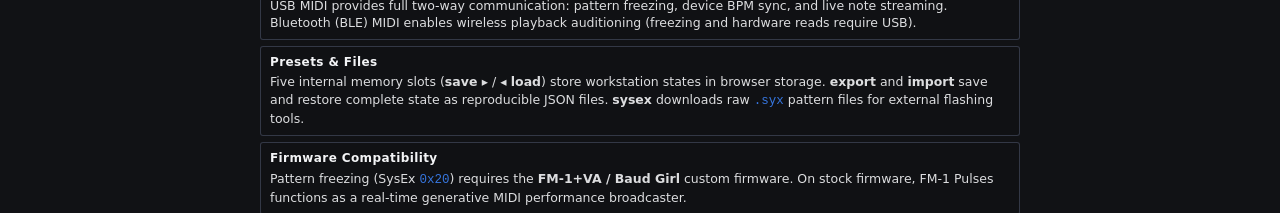
<file: guide.html>
<!doctype html>
<html lang="en" data-theme="purple">
<head>
<meta charset="utf-8">
<meta name="viewport" content="width=device-width, initial-scale=1">
<meta name="theme-color" content="#12101a">
<title>FM-1 Pulses — guide</title>
<link rel="icon" href="data:,">
<link rel="stylesheet" href="css/style.css?v=1">
<link rel="stylesheet" href="css/rack.css?v=1">
<style>
  body { padding: 12px; }
  .wrap { max-width: 760px; margin: 0 auto; }
  .top {
    display: flex; align-items: baseline; gap: 10px; padding: 0 2px 8px;
    border-bottom: 1px solid var(--line); margin-bottom: 12px;
  }
  .top h1 { font-size: 18px; margin: 0; letter-spacing: 3.6px; font-weight: 700; color: var(--fg); }
  .top h1 b { color: var(--accent); }
  .top .sub { font-size: 10px; letter-spacing: 1px; text-transform: uppercase; color: var(--dim); margin-left: auto; }
  .intro { color: var(--dim); max-width: 62ch; margin: 0 0 6px; font-size: 13px; line-height: 1.45; }
  h2 { font-size: 9px; letter-spacing: 2.2px; text-transform: uppercase; color: var(--dim); font-weight: 700; margin: 18px 0 6px; border-bottom: 1px solid var(--line); padding-bottom: 3px; }
  .param {
    border-radius: 3px; background-color: rgba(0,0,0,.07);
    box-shadow: inset 0 0 0 1px var(--line);
    padding: 8px 10px; margin: 6px 0;
  }
  .param h3 { margin: 0 0 3px; font-size: 12px; letter-spacing: .4px; color: var(--fg); }
  .param h3 .kind { color: var(--accent); font-weight: 700; font-size: 9px; letter-spacing: 1px; text-transform: uppercase; margin-left: 8px; }
  .param p { margin: 0; font-size: 12.5px; color: var(--fg); opacity: .9; line-height: 1.4; }
  .note {
    border-radius: 3px; box-shadow: inset 0 0 0 1px var(--line);
    border-left: 3px solid var(--accent);
    padding: 9px 12px; margin: 10px 0; font-size: 12.5px; background-color: rgba(0,0,0,.07);
  }
  .note p { margin: 0 0 4px; }
  .note p:last-child { margin-bottom: 0; }
  code { color: var(--accent); }
  a.back { color: var(--dim); text-decoration: none; font-size: 10px; letter-spacing: 1px; text-transform: uppercase; }
  a.back:hover { color: var(--accent); }
</style>
</head>
<body>
<div class="wrap">

  <div class="top">
    <h1>FM-1 <b>PULSES</b></h1>
    <span class="sub">guide</span>
  </div>
  <p class="intro">High-level guide to the FM-1 Pulses generative workstation: select an algorithmic sequencer model, shape musical phrases, and play them live to the M-VAVE FM-1 over MIDI. <a class="back" href="index.html">← back to panel</a></p>

  <h2>Workflow</h2>
  <div class="note">
    <p><b>1. Select Model:</b> Choose an engine from the landing hub (or click <code>‹ models</code> in the status bar).</p>
    <p><b>2. Connect Device:</b> Plug the FM-1 in via USB. The status LED turns green when Web MIDI connects.</p>
    <p><b>3. Shape &amp; Audition:</b> Tweak parameters or press <b>Randomise</b> (<code>R</code> / <code>G</code>). Click <b>▶ Play</b> (<code>Space</code>) to audition through the browser synth and FM-1.</p>
    <p><b>4. Save &amp; Recall:</b> Press <b>export</b> to download a versioned <code>.fm1p.json</code> session (model, parameters, seed and any model buffers such as Turing bits or Cellular grids). <b>import</b> restores it in any browser, switching to the model it was saved from. The five preset slots keep sessions in the browser, separately for each model.</p>
  </div>

  <h2>Sequencer Models</h2>
  <div class="param">
    <h3>Mene311 <span class="kind">Stochastic S&amp;H</span></h3>
    <p>Analog-inspired generative signal chain. Gate probability triggers Sample &amp; Hold and continuous LFO waveshaping, shaped through Gaussian distributions, quantized across musical scales, and repeated via a looping Deja-Vu buffer.</p>
  </div>
  <div class="param">
    <h3>Turing Machine <span class="kind">Shift Register</span></h3>
    <p>Probabilistic melody generator inspired by Music Thing Modular. A circulating loop of bits slips and mutates according to write probability, shifting between locked loops and evolving melodic drift.</p>
  </div>
  <div class="param">
    <h3>Cellular Automata <span class="kind">Wolfram 1D Rules</span></h3>
    <p>Step matrix driven by 1D elementary cellular automata (Rules 30, 90, 110, 150). Contours evolve across successive generations through local neighbor interactions, yielding organic self-similar patterns.</p>
  </div>
  <div class="param">
    <h3>Particles <span class="kind">Kinetic Collision Grid</span></h3>
    <p>2D multi-head particle simulator inspired by Orca and Plinky. Autonomous playheads traverse an interactive grid, rebounding off boundaries and deflectors. Note events trigger on collision (deflect, bounce, spawn, or annihilate).</p>
  </div>

  <h2>Shared Workstation Architecture</h2>
  <div class="param">
    <h3>Global &amp; Transport</h3>
    <p><b>▶ Play</b> loops the sequence for live performance and tweaking. <b>Randomise</b> rolls new seeds and parameters. <b>Tempo</b> sets playback speed; on connect and after freezing, the app reads the FM-1's hardware BPM over USB and snaps this value. <b>Length</b> (1–64 steps), <b>Note</b> rate, and <b>Gate length</b> apply across all models.</p>
  </div>
  <div class="param">
    <h3>Notes &amp; Scale Quantizer</h3>
    <p>Every model feeds into a central quantization engine. Select from 20 musical scale presets or build a custom scale using the chromatic grid. Set the <b>Root</b> tonic note, adjust <b>Quantize</b> snap intensity, and expand register using <b>Octave Span</b> and direction modes.</p>
  </div>
  <div class="param">
    <h3>Rhythm &amp; 16×4 Step Grid</h3>
    <p>Dedicated 64-step interface in four 16-step bars with live playhead tracking. Tap any step to toggle its gate. The <b>Euclid</b> engine provides instant world rhythm presets (Tresillo, Clave, Bossa Nova, etc.) and algorithmic hit/division blending, plus grid snap and rotation tools.</p>
  </div>
  <div class="param">
    <h3>Groove &amp; Dynamics</h3>
    <p><b>Humanize</b> introduces micro-timing jitter for organic feel. <b>Swing</b> delays alternate steps, featuring instant groove presets (Straight, Light, MPC, Hard, Triplet) auditioned live and written into FM-1 pattern memory. <b>Velocity</b> sets base loudness and optional randomization.</p>
  </div>
  <div class="param">
    <h3>Pattern Display &amp; Step Locking</h3>
    <p>Interactive pitch matrix for direct step editing: adjust semitones, clear steps, or lock steps. Locked steps (<code>🔓</code>) survive regeneration and randomization, serving as manual anchors while patterns evolve.</p>
  </div>

  <h2>Tools</h2>
  <div class="param">
    <h3>DX Patch Generator <span class="kind">6-OP FM Voice &amp; Bank Design</span></h3>
    <p>Algorithmic sound designer and SysEx patch manager for Yamaha DX7 and FM-1 hardware. Generate patches across 11 sonic categories (Keys, Bass, Pads, Leads, Bells, etc.), mutate sounds with controlled drift, edit operator ratios/levels/envelopes, audition with an internal 6-OP FM synth, and send directly to FM-1 hardware over USB MIDI or export 32-voice <code>.syx</code> banks.</p>
  </div>
  <div class="param">
    <h3>Virtual Analogue (VA) <span class="kind">Subtractive VA &amp; 16-Preset Pack</span></h3>
    <p>Subtractive Virtual Analog workbench for BaudGirl FM-1+VA firmware. Features 9 category recipes, 6 sonic profiles, interactive oscillator/filter/ADSR surfaces, real-time MIDI CC streaming, a 7-unit effects chain, and 16-preset VA pack management (slots 113–128).</p>
  </div>
  <div class="param">
    <h3>Preset &amp; Pattern Librarian <span class="kind">Hardware Preset Export &amp; Pattern Sync</span></h3>
    <p>Bidirectional hardware librarian and 64-step pattern workbench. Pull and archive all 128 presets from the FM-1 via SysEx <code>0x10</code> (exporting as 231B BaudGirl v4 <code>.syx</code>, 163B DX7 VCED, 4104B VMEM banks, or <code>.json</code>, or opening directly in the DX/VA editors). Pull all 16 64-step patterns directly from device RAM via SysEx <code>0x11</code>, edit polyphonic sequences on the interactive pitch/velocity canvas, or upload new patterns (<code>SysEx 0x20</code>) from <code>.syx</code>, <code>.mid</code>, <code>.json</code>, or the Pulses sequencer bank.</p>
  </div>

  <h2>Connectivity &amp; Portability</h2>
  <div class="param">
    <h3>USB &amp; Bluetooth MIDI</h3>
    <p>USB MIDI provides full two-way communication: pattern freezing, device BPM sync, and live note streaming. Bluetooth (BLE) MIDI enables wireless playback auditioning (freezing and hardware reads require USB).</p>
  </div>
  <div class="param">
    <h3>Presets &amp; Files</h3>
    <p>Five internal memory slots (<b>save ▸</b> / <b>◂ load</b>) store workstation states in browser storage. <b>export</b> and <b>import</b> save and restore complete state as reproducible JSON files. <b>sysex</b> downloads raw <code>.syx</code> pattern files for external flashing tools.</p>
  </div>
  <div class="param">
    <h3>Firmware Compatibility</h3>
    <p>Pattern freezing (SysEx <code>0x20</code>) requires the <b>FM-1+VA / Baud Girl</b> custom firmware. On stock firmware, FM-1 Pulses functions as a real-time generative MIDI performance broadcaster.</p>
  </div>

</div>
</body>
</html>
</file>
<file: css/style.css>
/* FM-1 Pulses — themes are the FM-1's OWN seven, decoded from its firmware
   (`BGTHEME` table, baudgirl_092_app.bin @ 0x8ecbc: each entry = 12-byte name
   + 4 RGB565 colours = accent, tint, dark bg, mid). */

:root, [data-theme="dark"] {
  --bg: #111215;
  --panel: #18191f;
  --panel2: #22252e;
  --line: #333846;
  --line-focus: #4b5264;
  --fg: #f3f4f6;
  --dim: #9ca3af;
  --accent: #3b82f6;
  --accent2: #60a5fa;
  --ok: #22c55e;
  --err: #ef4444;
}

[data-theme="light"] {
  --bg: #f3f4f6;
  --panel: #ffffff;
  --panel2: #e5e7eb;
  --line: #d1d5db;
  --line-focus: #9ca3af;
  --fg: #111827;
  --dim: #4b5563;
  --accent: #2563eb;
  --accent2: #1d4ed8;
  --ok: #16a34a;
  --err: #dc2626;
}

* { box-sizing: border-box; }
html, body { margin: 0; }
body {
  background: var(--bg); color: var(--fg);
  font: 14px/1.5 ui-monospace, SFMono-Regular, Menlo, Consolas, monospace;
  display: flex; flex-direction: column; min-height: 100vh;
  transition: background .25s, color .25s;
}

header {
  display: flex; align-items: center; justify-content: space-between; gap: 12px;
  padding: 10px 16px; border-bottom: 1px solid var(--line); background: var(--panel);
  position: sticky; top: 0; z-index: 5; flex-wrap: wrap;
}
h1 { font-size: 15px; margin: 0; font-weight: 600; letter-spacing: .5px; }
h1 span { color: var(--accent); }
h1 small { color: var(--dim); font-weight: 400; margin-left: 8px; font-size: 11px; }
.midi { display: flex; align-items: center; gap: 10px; flex-wrap: wrap; }
.status { font-size: 12px; color: var(--dim); }
.status.ok { color: var(--ok); }
.status.err { color: var(--err); }

main { flex: 1; padding: 14px 16px 120px; max-width: 1180px; width: 100%; margin: 0 auto; }

h2 {
  font-size: 11px; text-transform: uppercase; letter-spacing: 1.2px;
  color: var(--fg); opacity: .62; margin: 16px 0 8px; font-weight: 600;
}
h2 small { text-transform: none; letter-spacing: 0; color: var(--dim); font-weight: 400; }

.grid { display: grid; grid-template-columns: repeat(auto-fill, minmax(330px, 1fr)); gap: 6px 20px; }
.ctl { display: grid; grid-template-columns: 82px 1fr 58px 42px; align-items: center; gap: 8px; padding: 3px 0; }
.ctl > span { color: var(--fg); opacity: .62; font-size: 12px; }
.ctl > .span2 { grid-column: 2 / -1; }
.ctl > b { text-align: left; color: var(--accent); font-weight: 500; font-size: 11px; font-variant-numeric: tabular-nums; white-space: nowrap; }

input[type=range] { -webkit-appearance: none; appearance: none; width: 100%; height: 18px; background: none; }
input[type=range]::-webkit-slider-runnable-track { height: 4px; background: var(--line); border-radius: 2px; }
input[type=range]::-moz-range-track { height: 4px; background: var(--line); border-radius: 2px; }
input[type=range]::-webkit-slider-thumb {
  -webkit-appearance: none; width: 14px; height: 14px; margin-top: -5px; border-radius: 50%;
  background: var(--accent); border: 0; cursor: pointer;
}
input[type=range]::-moz-range-thumb { width: 14px; height: 14px; border-radius: 50%; background: var(--accent); border: 0; cursor: pointer; }

select, button {
  font: inherit; color: var(--fg); background: var(--panel2);
  border: 1px solid var(--line); border-radius: 6px; padding: 5px 9px; cursor: pointer;
}
input[type=number] {
  font: inherit; color: var(--fg); background: var(--panel2); border: 1px solid var(--line);
  border-radius: 6px; padding: 4px 6px; width: 100%; text-align: right;
  font-variant-numeric: tabular-nums;
}
input[type=number]:focus { outline: none; border-color: var(--accent); }
input[type=checkbox].chk { width: 18px; height: 18px; accent-color: var(--accent); justify-self: start; margin: 0; cursor: pointer; }
select { width: 100%; }
button:hover { border-color: var(--accent); }
button:focus-visible, select:focus-visible, input:focus-visible { outline: 2px solid var(--accent); outline-offset: 2px; }
button.primary { background: var(--accent); color: var(--bg); border-color: var(--accent); font-weight: 600; }
button.primary:hover { opacity: 0.92; }
button.playing { background: var(--err); color: var(--bg); border-color: var(--err); font-weight: 600; }
button.danger { color: var(--err); }
button.danger:hover { border-color: var(--err); }

/* ---- bank strip: 16 slots, each a mini 8x8 step map ---- */
.banksec { margin-top: 12px; }
.bank { display: grid; grid-template-columns: repeat(16, 1fr); gap: 6px; }
.bankcell {
  display: flex; flex-direction: column; align-items: center; gap: 4px;
  padding: 6px 4px; background: var(--panel); border: 1px solid var(--line);
  border-radius: 8px; cursor: pointer; font: inherit;
}
.bankcell:hover { border-color: var(--dim); }
.bankcell.sel { border-color: var(--accent); outline: 2px solid var(--accent); outline-offset: 1px; }
.bankcell .bn { font-size: 10px; color: var(--dim); }
.bankcell.sel .bn { color: var(--accent); font-weight: 600; }
.bankcell .mini { display: grid; grid-template-columns: repeat(8, 1fr); gap: 1px; width: 100%; }
.bankcell .mini i { aspect-ratio: 1 / 1; border-radius: 50%; background: var(--line); opacity: .55; }
.bankcell .mini i.on { background: var(--accent); opacity: 1; }
/* loop steps are HIGHLIGHTED, not darkened: rests lift out of the dim, notes keep full accent */
.bankcell .mini i.loop { background: color-mix(in srgb, var(--accent) 35%, transparent); opacity: 1; }
.bankcell .mini i.loop.on { background: var(--accent); }
.bankcell .mini i.loopstart { background: color-mix(in srgb, var(--accent) 60%, transparent); opacity: 1; }
.bankcell .mini i.loopstart.on { background: var(--accent); }
.bankcell .bc { font-size: 9px; color: var(--dim); }

/* ---- phrase step grid: each step is a circle, like the FM-1's LEDs ---- */
.buffer { margin-top: 8px; }
.steps {
  display: grid; grid-template-columns: repeat(16, 1fr); gap: 8px;
  background: var(--panel); border: 1px solid var(--line); border-radius: 12px; padding: 14px;
}
.cell {
  aspect-ratio: 1 / 1; border-radius: 28%; display: flex; align-items: center; justify-content: center;
  font-size: 10px; background: var(--panel2); color: var(--fg);
  border: 1px solid var(--line); user-select: none;
  transition: opacity .1s ease, background-color .1s ease;
}
.cell.on {
  background: var(--accent); color: #ffffff; border-color: var(--accent); font-weight: 700;
  opacity: var(--vel-alpha, 1);
}
.cell.off { opacity: .45; }
.cell.now { outline: 2px solid var(--fg); outline-offset: 1px; opacity: 1 !important; }
.cell.locked { border-color: var(--fg); border-style: dashed; }
.cell.edit { outline: 2px solid var(--accent); outline-offset: 1px; opacity: 1 !important; }

/* step editor bar */
.editor {
  display: flex; align-items: center; gap: 8px; flex-wrap: wrap;
  margin-top: 8px; padding: 8px 10px; background: var(--panel);
  border: 1px solid var(--line); border-radius: 10px; font-size: 12px;
}
.editor .elab { color: var(--fg); opacity: .62; }
.editor .elab b { color: var(--accent); }
.editor .enote { color: var(--accent); font-weight: 600; min-width: 52px; }
.editor button { padding: 4px 9px; }
.editor .elock.on { border-color: var(--accent2); color: var(--accent2); }
.editor .lockcount { color: var(--dim); margin-left: auto; }

footer {
  display: flex; justify-content: space-between; gap: 12px; flex-wrap: wrap;
  padding: 12px 16px; border-top: 1px solid var(--line); background: var(--panel);
  position: sticky; bottom: 0;
}
.group { display: flex; align-items: center; gap: 8px; flex-wrap: wrap; }
.slotpick, .themepick { color: var(--dim); font-size: 12px; display: flex; align-items: center; gap: 6px; }
.slotpick select { width: auto; }

/* theme menu — one round swatch per FM-1 theme */
.theme-menu { display: flex; gap: 6px; align-items: center; }
.swatch {
  width: 22px; height: 22px; padding: 0; border-radius: 50%;
  border: 2px solid var(--line); cursor: pointer;
}
.swatch:hover { border-color: var(--dim); }
.swatch:focus-visible { outline: 2px solid var(--accent); outline-offset: 2px; }
.swatch.active { border-color: var(--fg); outline: 2px solid var(--fg); outline-offset: 2px; }

.hint { color: var(--fg); opacity: .6; font-size: 11px; }
a.guide { color: var(--dim); text-decoration: none; font-size: 12px; }
a.guide:hover { color: var(--accent); }

@media (max-width: 640px) {
  .ctl { grid-template-columns: 74px 1fr 54px 38px; gap: 6px; }
  .steps { grid-template-columns: repeat(8, 1fr); }
  .bank { grid-template-columns: repeat(8, 1fr); }
}

@media (prefers-reduced-motion: reduce) {
  *, *::before, *::after {
    animation-duration: 0.001ms !important;
    animation-iteration-count: 1 !important;
    transition-duration: 0.001ms !important;
  }
}
</file>
<file: css/rack.css>
/* rack.css — one enclosure, knobs on top, pattern display below (portrait) or beside
   it (landscape). Panel is monochrome; the theme accent is reserved for live state.
   Reuses the FM-1 theme variables from style.css. */

:root {
  --font-system: system-ui, -apple-system, BlinkMacSystemFont, "Segoe UI", Roboto, Helvetica, Arial, sans-serif;
  --font-mono: ui-monospace, SFMono-Regular, Menlo, Monaco, Consolas, "Liberation Mono", "Courier New", monospace;
}

body {
  padding: 12px;
  font-family: var(--font-system);
  line-height: 1.4;
  -webkit-font-smoothing: antialiased;
  -moz-osx-font-smoothing: grayscale;
}

:focus-visible {
  outline: 2px solid var(--accent);
  outline-offset: 2px;
}

@media (prefers-reduced-motion: reduce) {
  *, *::before, *::after {
    animation-duration: 0.001ms !important;
    animation-iteration-count: 1 !important;
    transition-duration: 0.001ms !important;
    transform: none !important;
  }
}

/* ---- panel grid: everything sits on the same 6-rail column ---- */
.rack {
  display: grid;
  grid-template-columns: repeat(6, minmax(0, 1fr));
  gap: 7px;
  align-items: start;
}
/* Sections draw their box with an inset shadow, NOT a border/padding: a real
   border would consume width, and a 2-rail box and a 6-rail box then produce
   different cell widths so the rails would not line up. Shadows cost no layout. */
.sect {
  border-radius: 6px;
  background-color: var(--panel2);
  border: 1px solid var(--line);
  padding: 8px 10px;
  min-width: 0;
  display: flex;
  flex-direction: column;
}
.sect > h3 {
  margin: 0 0 8px 0;
  padding: 0 0 4px 0;
  font-size: 10px;
  letter-spacing: 1.2px;
  text-transform: uppercase;
  color: var(--fg);
  font-weight: 700;
  border-bottom: 1px solid var(--line);
  line-height: 1.2;
}
/* the internal gap MUST equal the panel gap, or the rails drift */
.sgrid {
  flex: 1 1 auto;
  min-width: 0;
  display: grid;
  gap: 5px 6px;
  align-items: center;
}
.sgrid hr {
  grid-column: 1 / -1;
  border: 0;
  border-top: 1px solid var(--line);
  margin: 2px 0;
  width: 100%;
}

/* controls scale with the rail so 6 columns fit a phone too */
.rack *, .rack *::before, .rack *::after { box-sizing: border-box; }
.sgrid > * { max-width: 100%; min-width: 0; }
.knob { min-width: 0; }
.knob svg { width: 100%; height: auto; }
.knob.k-lg svg { max-width: 60px; }
.knob.k-md svg { max-width: 52px; }
.knob.k-sm svg { max-width: 44px; }
.k-lab { max-width: 100%; }
/* a rotary switch shows a name, not a number, and names are longer */
.k-smallval .k-val { font-size: 9.5px; font-weight: 700; letter-spacing: .2px; }
/* Every control must fit ONE rail. */
.sel { width: calc(100% - 8px); min-width: 0; margin-inline: auto; }
.sw { width: calc(100% - 8px); margin: 0 auto; }
.sw-body { max-width: 100%; width: 100%; }
.sw-arrow { flex: 0 0 auto; padding: 5px 2px 6px; }
.toggle {
  width: calc(100% - 8px); margin-inline: auto;
  font-size: 9.5px; letter-spacing: .4px; padding: 6px 7px;
  white-space: nowrap; overflow: hidden; text-overflow: ellipsis;
}
.sw-val {
  flex: 1 1 auto; min-width: 0;
  height: 23px; line-height: 1.1;
  display: flex; align-items: center; justify-content: center;
  font-size: 9.5px; color: var(--fg); padding: 5px 1px 6px;
  text-align: center; word-break: break-word; overflow: hidden;
  font-variant-numeric: tabular-nums;
}

.layout { display: block; }
.module { display: flex; flex-direction: column; }

/* ---- clean accessible enclosure ---- */
.case {
  width: 100%;
  max-width: 470px;
  margin: 0 auto;
  background-color: var(--panel);
  border: 1px solid var(--line);
  border-radius: 8px;
  padding: 12px;
}

.brand {
  display: flex; align-items: center; justify-content: space-between; gap: 10px;
  padding: 0 2px 6px; border-bottom: 1px solid var(--line);
  flex-wrap: wrap;
}
.brand-left {
  display: flex; align-items: center; gap: 8px; flex-wrap: wrap; min-width: 0;
}
.brand-right {
  display: flex; align-items: center; gap: 12px; margin-left: auto; flex-wrap: wrap;
}
/* the title is the product name: it should be the loudest thing in the header */
.brand h1 {
  font-size: 18px; margin: 0; letter-spacing: 1.2px; font-weight: 700;
  color: var(--fg); line-height: 1; white-space: nowrap;
}
.brand h1 b { color: var(--accent); }

.nav-back-btn {
  display: inline-flex; align-items: center; gap: 4px;
  background: var(--panel2); color: var(--fg);
  border: 1px solid var(--line); border-radius: 4px;
  font-family: inherit; font-size: 9.5px; font-weight: 700;
  letter-spacing: 0.8px; text-transform: uppercase;
  padding: 4px 8px; cursor: pointer; line-height: 1.2;
  transition: all .15s ease;
}
.nav-back-btn:hover {
  background: var(--line); border-color: var(--accent);
  color: var(--accent);
}
.nav-back-btn:focus-visible {
  outline: 2px solid var(--accent); outline-offset: 1px;
}

.brand-mode-tag {
  display: inline-block; font-size: 9px; font-weight: 700;
  letter-spacing: 0.8px; text-transform: uppercase;
  color: var(--accent); background: color-mix(in srgb, var(--accent) 15%, transparent);
  border: 1px solid color-mix(in srgb, var(--accent) 45%, transparent);
  border-radius: 3px; padding: 2px 6px; line-height: 1;
}

/* MIDI status is a small readout, not a form control */
.brand .dev {
  display: flex; align-items: center; gap: 5px; min-width: 0;
  font-size: 10px; letter-spacing: .6px; color: var(--dim);
}
.brand .dev #devname { overflow: hidden; text-overflow: ellipsis; white-space: nowrap; max-width: 42vw; }
.brand .led { width: 7px; height: 7px; border-radius: 50%; background: var(--line); flex: 0 0 auto; }
.brand .led.ok { background: var(--accent); }

.statusrow { display: flex; justify-content: space-between; align-items: baseline; gap: 8px; padding: 3px 2px 6px; }
.statusrow .glink { flex: 0 0 auto; font-size: 9.5px; letter-spacing: 0.5px; text-transform: uppercase; color: var(--dim); text-decoration: none; }
.statusrow .glink:hover { color: var(--accent); }
.statusrow .glink.glink-model { font-weight: 700; color: var(--accent); }
/* the status text fills the leftover width and ellipsizes, so the links on the
   left never move when the message length changes */
.statusrow .status { flex: 1 1 auto; min-width: 0; text-align: right; font-size: 9.5px; letter-spacing: 0.3px; color: var(--dim); overflow: hidden; text-overflow: ellipsis; white-space: nowrap; }
.statusrow .status.ok { color: var(--fg); }
.statusrow .status.err { color: var(--err); }

/* ---- Landing Interface (Model Selection) ---- */
.view-landing {
  padding: 10px 2px 6px;
  animation: landingFadeIn .22s ease-out;
}
@keyframes landingFadeIn {
  from { opacity: 0; transform: translateY(4px); }
  to { opacity: 1; transform: translateY(0); }
}

.landing-hero {
  padding: 6px 4px 12px;
  border-bottom: 1px solid var(--line);
  margin-bottom: 12px;
}
.landing-kicker {
  display: inline-flex; align-items: center; gap: 6px;
  font-size: 9.5px; font-weight: 700; letter-spacing: 1px;
  text-transform: uppercase; color: var(--accent);
  margin-bottom: 4px;
}
.landing-kicker::before {
  content: ""; width: 6px; height: 6px; border-radius: 50%;
  background: var(--accent);
}
.landing-hero-header {
  display: flex;
  align-items: flex-end;
  justify-content: space-between;
  flex-wrap: wrap;
  gap: 12px;
  margin-bottom: 6px;
}
.landing-hero-header .landing-title {
  margin: 0;
}
.landing-hero-actions {
  display: flex;
  align-items: center;
  gap: 8px;
}
.landing-load-btn {
  display: inline-flex;
  align-items: center;
  gap: 7px;
  padding: 8px 18px;
  font-family: inherit;
  font-size: 11px;
  font-weight: 700;
  letter-spacing: 1.2px;
  text-transform: uppercase;
  color: var(--fg);
  background: var(--panel2);
  border: 1px solid var(--line-focus);
  border-radius: 4px;
  cursor: pointer;
  transition: all .15s ease;
  user-select: none;
}
.landing-load-btn:hover {
  background: var(--panel);
  border-color: var(--accent);
  color: var(--accent);
  transform: translateY(-1px);
}
.landing-load-btn:active {
  transform: translateY(0);
}
.landing-load-btn .load-icon {
  font-size: 13px;
  line-height: 1;
}
.landing-load-link {
  cursor: pointer;
}
.view-landing.drag-hover {
  outline: 2px dashed var(--accent);
  outline-offset: -4px;
}
.landing-title {
  font-size: 20px; font-weight: 700; letter-spacing: 1px;
  text-transform: uppercase; margin: 0 0 6px; color: var(--fg);
  line-height: 1.15;
}
.landing-subtitle {
  font-size: 11px; line-height: 1.5; color: var(--dim);
  margin: 0; max-width: 680px; letter-spacing: .2px;
}

.models-grid {
  display: grid;
  grid-template-columns: repeat(auto-fill, minmax(280px, 1fr));
  gap: 11px;
  margin-bottom: 12px;
}

.model-card {
  background: var(--panel2);
  border: 1px solid var(--line);
  border-radius: 6px;
  padding: 12px;
  display: flex; flex-direction: column; justify-content: space-between;
  position: relative; overflow: hidden;
  transition: border-color .18s, transform .18s;
}

.model-card.is-active {
  border-color: color-mix(in srgb, var(--accent) 55%, var(--line));
  cursor: pointer;
}
.model-card.is-active::before {
  content: ""; position: absolute; top: 0; left: 0; right: 0;
  height: 3px; background: var(--accent);
}
.model-card.is-active:hover {
  transform: translateY(-2px);
  border-color: var(--accent);
}

.model-card.is-wip {
  opacity: .75;
  border: 1px dashed var(--line);
}
.model-card.is-wip:hover {
  opacity: .95;
  border-color: var(--dim);
}

.model-card-top {
  display: flex; align-items: flex-start; gap: 10px;
  margin-bottom: 8px;
}
.model-icon-wrap {
  flex: 0 0 34px; width: 34px; height: 34px;
  border-radius: 4px; background: var(--panel);
  border: 1px solid var(--line);
  display: flex; align-items: center; justify-content: center;
  color: var(--accent);
}
.model-card.is-wip .model-icon-wrap {
  color: var(--dim);
}

.model-header-text {
  flex: 1 1 auto; min-width: 0;
}
.model-title-row {
  display: flex; align-items: center; justify-content: space-between; gap: 6px;
}
.model-title {
  margin: 0; font-size: 14px; font-weight: 700; letter-spacing: 0.8px;
  text-transform: uppercase; color: var(--fg);
}
.model-kicker {
  font-size: 9.5px; font-weight: 600; letter-spacing: .3px;
  color: var(--accent); margin-top: 1px;
}
.model-card.is-wip .model-kicker {
  color: var(--dim);
}

.model-badge {
  font-size: 9px; font-weight: 700; letter-spacing: 0.5px;
  text-transform: uppercase; border-radius: 3px; padding: 2px 6px;
  white-space: nowrap; line-height: 1;
}
.badge-active {
  color: var(--ok); background: color-mix(in srgb, var(--ok) 15%, transparent);
  border: 1px solid color-mix(in srgb, var(--ok) 40%, transparent);
}
.badge-wip {
  color: var(--dim); background: var(--panel);
  border: 1px solid var(--line);
}

.model-desc {
  font-size: 11.5px; line-height: 1.45; color: var(--fg); opacity: .88;
  margin: 6px 0 8px; letter-spacing: .1px;
}
.model-tags {
  display: flex; flex-wrap: wrap; gap: 4px; margin-top: 6px;
}
.model-tag {
  font-size: 9px; font-weight: 600; letter-spacing: .2px;
  background: var(--panel); color: var(--dim);
  border: 1px solid var(--line); border-radius: 3px; padding: 2px 6px;
}
.model-card.is-active .model-tag {
  color: var(--fg); opacity: .85;
}

.model-card-footer {
  margin-top: 12px;
}
.model-launch-btn {
  width: 100%; padding: 8px 10px; font-family: inherit; font-size: 10.5px;
  font-weight: 700; letter-spacing: 0.8px; text-transform: uppercase;
  border-radius: 4px; cursor: pointer; display: flex; align-items: center;
  justify-content: center; gap: 6px; outline: none; transition: all .15s ease;
}
.model-launch-btn.primary {
  background: var(--accent); color: #ffffff; border: 1px solid var(--accent);
}
.model-launch-btn.primary:hover {
  background: var(--accent2);
  border-color: var(--accent2);
}
.model-launch-btn.primary:focus-visible {
  outline: 2px solid var(--fg); outline-offset: 2px;
}
.model-launch-btn.disabled {
  background: var(--panel); color: var(--dim); border: 1px solid var(--line);
  cursor: not-allowed; opacity: .7;
}

.landing-footer {
  display: flex; align-items: center; justify-content: space-between;
  flex-wrap: wrap; gap: 10px; padding: 10px 4px 2px;
  border-top: 1px solid var(--line); margin-top: 6px;
}
.landing-firmware-note {
  font-size: 9px; letter-spacing: .4px; color: var(--dim);
  line-height: 1.35; flex: 1 1 300px;
}
.landing-firmware-note .note-pill {
  font-size: 7.5px; font-weight: 700; letter-spacing: 1px;
  background: var(--line); color: var(--fg); padding: 1px 4px;
  border-radius: 2px; margin-right: 4px;
}
.landing-firmware-note b { color: var(--fg); }
.landing-footer-actions {
  display: flex; align-items: center; gap: 12px;
}
.landing-footer-actions .glink {
  font-size: 9px; letter-spacing: 1px; text-transform: uppercase;
  color: var(--dim); text-decoration: none;
}
.landing-footer-actions .glink:hover { color: var(--accent); }

.view-mene311 {
  width: 100%; min-width: 0;
  display: block;
}

.knob {
  display: flex; flex-direction: column; align-items: center;
  cursor: ns-resize; touch-action: none; user-select: none;
  outline: none; padding: 1px 2px;
}
.knob:focus-visible .k-cap { stroke: var(--accent); stroke-width: 2; }
.knob svg { display: block; }
.k-tick { stroke: var(--dim); stroke-width: 1.3; opacity: .7; }
.k-tick.major { stroke: var(--fg); stroke-width: 2; opacity: .9; }
.k-base { fill: var(--panel2); stroke: var(--line); stroke-width: 1.5; }
.k-cap { fill: var(--panel); stroke: var(--line); stroke-width: 1.5; }
.k-ptr { stroke: var(--fg); stroke-width: 3.2; stroke-linecap: round; }
.knob:focus-visible .k-ptr,
.knob.dragging .k-ptr { stroke: var(--accent); }
.knob.dragging .k-cap { stroke: var(--accent); }
.k-end { fill: var(--dim); font-size: 11px; font-family: inherit; font-weight: 600; }
.k-lab {
  font-size: 9.5px; letter-spacing: 0.5px; text-transform: uppercase; color: var(--dim);
  text-align: center; line-height: 1.2; max-width: 82px; font-weight: 700;
}
.k-val {
  font-size: 11px; color: var(--fg); font-variant-numeric: tabular-nums;
  line-height: 1.2; text-align: center; margin-top: 1px; font-weight: 600;
}

/* ---- encoder switch (replaces native select) ---- */
/* Fixed width on purpose: the value area must not resize with the option name,
   or a long one like 'smoothRandom' shoves the neighbouring knob sideways. */
.sw { display: flex; flex-direction: column; align-items: center; flex: 0 0 auto; }
.sw-lab {
  font-size: 9.5px; letter-spacing: 0.5px; text-transform: uppercase; color: var(--dim);
  font-weight: 700; margin-bottom: 3px; text-align: center;
}
.sw-body {
  display: flex; align-items: stretch; border: 1px solid var(--line); border-radius: 4px;
  background: var(--panel2); overflow: hidden;
  transition: border-color .12s;
}
.sw-body:focus-within { border-color: var(--accent); }
.sw-arrow {
  font: inherit; font-size: 11px; line-height: 1; color: var(--dim); background: none;
  border: 0; padding: 5px 4px 6px; cursor: pointer; user-select: none;
  transition: all 0.12s;
}
.sw-arrow:hover { color: var(--accent); background: var(--line); }
.sw-arrow:active { background: var(--accent); color: #fff; }
.sw-arrow:focus-visible { outline: 2px solid var(--accent); }

/* ---- generic stepper controls (shared across tools & sequencers) ---- */
.stepper,
.dxpatch-stepper {
  display: inline-flex;
  align-items: center;
  border: 1px solid var(--line);
  border-radius: 4px;
  background: var(--panel2);
  overflow: hidden;
  transition: border-color 0.12s;
}

.stepper:focus-within,
.dxpatch-stepper:focus-within {
  border-color: var(--accent);
}

.stepper-btn,
.dxpatch-stepper-btn {
  background: transparent;
  border: none;
  color: var(--dim);
  font: 700 13px/1 var(--font-mono, monospace);
  padding: 3px 6px;
  cursor: pointer;
  user-select: none;
  transition: all 0.12s;
}

.stepper-btn:hover,
.dxpatch-stepper-btn:hover {
  background: var(--line);
  color: var(--accent);
}

.stepper-btn:active,
.dxpatch-stepper-btn:active {
  background: var(--accent);
  color: #fff;
}

.stepper-btn:focus-visible,
.dxpatch-stepper-btn:focus-visible {
  outline: 2px solid var(--accent);
  outline-offset: -1px;
}

.stepper input[type="number"],
.stepper .stepper-input,
.dxpatch-stepper input[type="number"],
.dxpatch-stepper .dxpatch-stepper-input,
.dxpatch-stepper .dxpatch-alg-input {
  width: 28px;
  background: transparent;
  border: none;
  border-left: 1px solid var(--line);
  border-right: 1px solid var(--line);
  color: var(--accent);
  font: 700 12px var(--font-mono, monospace);
  text-align: center;
  padding: 2px 0;
  border-radius: 0;
  outline: none;
  box-sizing: border-box;
  -moz-appearance: textfield;
}

.stepper input[type="number"]::-webkit-outer-spin-button,
.stepper input[type="number"]::-webkit-inner-spin-button,
.stepper .stepper-input::-webkit-outer-spin-button,
.stepper .stepper-input::-webkit-inner-spin-button,
.dxpatch-stepper input[type="number"]::-webkit-outer-spin-button,
.dxpatch-stepper input[type="number"]::-webkit-inner-spin-button,
.dxpatch-stepper .dxpatch-stepper-input::-webkit-outer-spin-button,
.dxpatch-stepper .dxpatch-stepper-input::-webkit-inner-spin-button,
.dxpatch-stepper .dxpatch-alg-input::-webkit-outer-spin-button,
.dxpatch-stepper .dxpatch-alg-input::-webkit-inner-spin-button {
  -webkit-appearance: none;
  margin: 0;
}

.stepper input[type="number"]:focus,
.stepper .stepper-input:focus,
.dxpatch-stepper input[type="number"]:focus,
.dxpatch-stepper .dxpatch-stepper-input:focus,
.dxpatch-stepper .dxpatch-alg-input:focus {
  background: rgba(255, 255, 255, 0.05);
}

.stepper-select,
.dxpatch-stepper-select {
  background: transparent;
  border: none;
  border-left: 1px solid var(--line);
  border-right: 1px solid var(--line);
  color: var(--fg);
  font: 600 10px/1.2 var(--font-system, sans-serif);
  padding: 2px 4px;
  outline: none;
  cursor: pointer;
  max-width: 82px;
}

.stepper-select option,
.dxpatch-stepper-select option {
  background: var(--panel);
  color: var(--fg);
}

.stepper-val,
.dxpatch-stepper-val {
  display: inline-flex;
  align-items: center;
  justify-content: center;
  padding: 2px 6px;
  min-width: 64px;
  border-left: 1px solid var(--line);
  border-right: 1px solid var(--line);
  color: var(--accent);
  font: 700 11px/1.2 var(--font-mono, monospace);
  text-align: center;
  user-select: none;
  box-sizing: border-box;
}

.editor-stepper {
  display: inline-flex;
  align-items: center;
  margin-right: 4px;
}

.editor-stepper .enote {
  display: inline-block;
  padding: 2px 8px;
  min-width: 44px;
  text-align: center;
  border-left: 1px solid var(--line);
  border-right: 1px solid var(--line);
  color: var(--accent);
  font: 700 12px var(--font-mono, monospace);
  font-variant-numeric: tabular-nums;
}

.rhythm-stepper {
  display: inline-flex;
  align-items: center;
}

.rhythm-stepper .rhythm-num-input {
  border-top: none;
  border-bottom: none;
  border-radius: 0;
  width: 28px;
  height: 22px;
}

.rhythm-stepper .rhythm-select-sm {
  border-top: none;
  border-bottom: none;
  border-radius: 0;
  height: 22px;
}

kbd {
  display: inline-block;
  font-family: var(--font-mono, monospace);
  font-size: 9px;
  font-weight: 700;
  padding: 1px 4px;
  background: var(--panel2);
  border: 1px solid var(--line);
  border-radius: 3px;
  color: var(--dim);
  line-height: 1.2;
}

/* ---- toggle & button wrapper ---- */
.ctrl-wrap {
  display: flex; flex-direction: column; align-items: center; justify-content: flex-start;
  width: 100%; min-width: 0; padding: 1px 2px;
}
.ctrl-wrap .k-lab { margin-bottom: 3px; }
.toggle {
  font: inherit; font-size: 9.5px; letter-spacing: 0.4px; text-transform: uppercase;
  color: var(--fg); background: var(--panel2); border: 1px solid var(--line);
  border-radius: 4px; padding: 6px 9px; cursor: pointer;
  transition: border-color .12s, background-color .12s, color .12s;
}
.toggle:hover { border-color: var(--dim); }
.toggle:focus-visible { outline: 2px solid var(--accent); outline-offset: 1px; }
.sel { display: flex; flex-direction: column; align-items: center; }
.sel span {
  font-size: 9.5px; letter-spacing: 0.5px; text-transform: uppercase; color: var(--dim);
  font-weight: 700; margin-top: 3px;
}
.sel input {
  font: inherit; font-size: 10px; color: var(--fg); background: var(--panel2);
  border: 1px solid var(--line); border-radius: 4px; padding: 5px 3px;
  width: 100%; text-align: center; font-variant-numeric: tabular-nums;
}
.sel input:focus { outline: none; border-color: var(--accent); }
.toggle.on { color: #ffffff; background: var(--accent); border-color: var(--accent); font-weight: 700; }

/* ---- dropdown select ---- */
.dropdown-wrap {
  display: flex; flex-direction: column; align-items: center; justify-content: flex-start;
  width: 100%; min-width: 0; padding: 1px 2px;
}
.dropdown-wrap .k-lab {
  font-size: 9.5px; letter-spacing: 0.5px; text-transform: uppercase; color: var(--dim);
  text-align: center; line-height: 1.2; font-weight: 700; margin-bottom: 5px;
}
.p-select {
  font: inherit; font-size: 9.5px; font-weight: 700; letter-spacing: .2px;
  color: var(--fg); background-color: var(--panel2); border: 1px solid var(--line);
  border-radius: 4px; padding: 5px 3px; width: calc(100% - 4px); margin: 0 auto;
  cursor: pointer; outline: none; text-align: center; text-align-last: center;
  transition: border-color .12s;
  overflow: hidden; text-overflow: ellipsis; white-space: nowrap;
}
.p-select:hover { border-color: var(--dim); color: var(--fg); }
.p-select:focus-visible { border-color: var(--accent); outline: 2px solid var(--accent); outline-offset: 1px; }
.p-select option { background-color: var(--panel); color: var(--fg); font-size: 11px; padding: 3px 6px; text-align: left; }
.dropdown-wrap.lab-right,
.toggle-wrap.lab-right {
  display: flex; flex-direction: row; align-items: center; justify-content: flex-start;
  width: 100%; min-width: 0; padding: 1px 2px; gap: 6px; height: 24px;
}
.dropdown-wrap.lab-right .p-select,
.toggle-wrap.lab-right .toggle {
  flex: 1 1 auto; min-width: 0; width: auto; max-width: 76px; margin: 0; padding: 4px 3px; font-size: 9px;
}
.dropdown-wrap.lab-right .k-lab,
.toggle-wrap.lab-right .k-lab {
  flex: 0 0 auto; margin: 0; text-align: left; font-size: 8.5px; letter-spacing: .4px; white-space: nowrap;
}

/* ---- pattern randomise control in global bar ---- */
.seed-wrap {
  display: flex; flex-direction: column; align-items: center; justify-content: flex-start;
  width: 100%; min-width: 0; padding: 1px 2px; gap: 4px;
}
.seed-wrap .k-lab {
  font-size: 9.5px; letter-spacing: 0.5px; text-transform: uppercase; color: var(--dim);
  text-align: center; line-height: 1.2; font-weight: 700; margin-bottom: 5px;
}
.seed-rnd-btn {
  width: calc(100% - 4px); max-width: 64px; margin: 0 auto;
  font: inherit; font-size: 9.5px; font-weight: 700; letter-spacing: .4px;
  text-transform: uppercase; padding: 5px 3px; text-align: center;
  box-sizing: border-box;
  white-space: nowrap;
  overflow: hidden;
  text-overflow: ellipsis;
}

/* ---- dual min/max velocity bounds knobs ---- */
.vel-bounds-wrap {
  display: flex; flex-direction: row; align-items: center; justify-content: space-between;
  width: 100%; min-width: 0; gap: 4px; height: auto; padding: 1px 0;
}
.vel-bounds-wrap .knob-wrap,
.vel-bounds-wrap .knob {
  flex: 1 1 50%; min-width: 0;
}

/* ---- horizontal fader & side controls ---- */
.faders-stack {
  display: flex; flex-direction: column; gap: 6px;
  width: 100%; min-width: 0; justify-content: center;
}
.side-controls {
  display: flex; flex-direction: column; gap: 8px;
  width: 100%; min-width: 0; align-items: center; justify-content: flex-start; padding-top: 2px;
}
.fader {
  display: flex; flex-direction: row; align-items: center; justify-content: space-between;
  width: 100%; min-width: 0; padding: 1px 2px;
  user-select: none; touch-action: none; cursor: ew-resize; outline: none;
}
.fader .k-lab {
  width: 72px; flex: 0 0 72px; text-align: right; margin: 0 6px 0 0;
  font-size: 9.5px; letter-spacing: .3px; text-transform: uppercase; color: var(--dim);
  font-weight: 700; white-space: nowrap; overflow: hidden; text-overflow: ellipsis;
}
.fader-opt {
  width: 14px; flex: 0 0 14px; height: 14px;
  display: flex; align-items: center; justify-content: center;
  margin: 0 6px 0 0;
}
.fader-chk {
  width: 13px; height: 13px; margin: 0;
  accent-color: var(--accent); cursor: pointer;
}
.fader-track-wrap {
  position: relative; flex: 1 1 auto; min-width: 40px; height: 22px;
  display: flex; align-items: center; margin: 0;
}
.fader-track {
  position: absolute; left: 0; right: 0; height: 4px;
  background-color: var(--line);
  border-radius: 2px;
}
.fader-fill {
  position: absolute; top: 50%; height: 4px; margin-top: -2px;
  background-color: var(--accent);
  border-radius: 2px;
  pointer-events: none;
}
.fader-thumb {
  position: absolute; top: 50%; width: 14px; height: 14px;
  margin-top: -7px; margin-left: -7px;
  background-color: var(--fg);
  border: 2px solid var(--accent);
  border-radius: 50%;
  pointer-events: none;
  box-sizing: border-box;
  transition: transform .08s ease;
}
.fader:focus-visible .fader-thumb,
.fader.dragging .fader-thumb {
  outline: 2px solid var(--accent);
  outline-offset: 2px;
  transform: scale(1.2);
}
.fader .k-val {
  width: 36px; flex: 0 0 36px; text-align: left; margin: 0 0 0 8px;
  font-size: 10px; color: var(--fg); font-weight: 600; font-variant-numeric: tabular-nums;
  white-space: nowrap;
}

/* ---- transport: Play, sound select, preview volume, mute ---- */
.transport { display: flex; gap: 5px; flex-wrap: wrap; align-items: center; justify-content: flex-start; margin: 0 0 6px; }
.transport button {
  font: inherit; font-size: 10px; letter-spacing: .4px; text-transform: uppercase;
  color: var(--fg); background: var(--panel); border: 1px solid var(--line);
  border-radius: 4px; padding: 4px 8px; cursor: pointer;
  transition: border-color .12s, background-color .12s;
}
.transport button:hover { color: var(--fg); border-color: var(--dim); background: var(--line); }
.transport button:focus-visible { outline: 2px solid var(--accent); outline-offset: 1px; }

/* the preview-sound switch sits inline in the button bar: label dropped, width
   and padding pulled in so it never wraps onto its own row */
.transport .sw { width: auto; flex: 0 0 auto; flex-direction: row; align-items: center; gap: 3px; margin: 0; }
.transport .sw-lab { display: none; }
.transport .sw-body { width: auto; max-width: none; align-self: stretch; background: var(--panel); }
.transport .sw-arrow { padding: 3px 3px 4px; font-size: 10px; }
.transport .sw-val { height: auto; padding: 2px 4px 3px; font-size: 9.5px; }
/* preview volume knob in transport */
.transport .knob { width: auto; flex: 0 0 auto; margin: 0; padding: 0 2px; }
.transport .knob svg { max-width: 28px; height: 28px; }
.transport .knob .k-lab { font-size: 8.5px; letter-spacing: .4px; line-height: 1; margin-bottom: 0; }
.transport .knob .k-val { font-size: 9px; line-height: 1; margin-top: 0; }

/* ---- global settings bar: full-width section spanning above module & display ---- */
.global-bar {
  width: 100%;
  margin-bottom: 9px;
  box-sizing: border-box;
}
.global-bar-body {
  display: flex;
  align-items: center;
  justify-content: space-between;
  flex-wrap: wrap;
  gap: 8px 16px;
}
.global-ops {
  display: flex;
  flex-direction: column;
  gap: 6px;
  align-items: flex-start;
  min-width: 0;
}
.global-transport {
  margin: 0;
}
.global-presets {
  display: flex;
  align-items: center;
  gap: 4px;
  flex-wrap: wrap;
  margin: 0;
  justify-content: flex-start;
}
.global-presets .preset-slots {
  display: flex;
  gap: 3px;
  align-items: center;
}
.global-controls {
  display: flex;
  align-items: flex-start;
  gap: 12px;
  flex-wrap: wrap;
}
.global-controls .knob {
  width: 44px;
  flex: 0 0 44px;
}
.global-controls .seed-wrap {
  width: 68px;
  flex: 0 0 68px;
  padding: 0;
}
.global-controls .dropdown-wrap {
  width: 68px;
  flex: 0 0 68px;
  padding: 0;
}
.global-controls .p-select {
  width: 100%;
}

/* local preset slots and utility actions row */
.presets { display: flex; gap: 4px; flex-wrap: wrap; align-items: center; justify-content: center; margin: 0 0 8px; }
.presets .preset-slots { display: flex; gap: 4px; align-items: center; }
.presets button {
  font: inherit; font-size: 9.5px; letter-spacing: .4px; text-transform: uppercase;
  color: var(--fg); background: var(--panel); border: 1px solid var(--line);
  border-radius: 4px; padding: 5px 8px; cursor: pointer;
  transition: border-color .12s, background-color .12s;
}
.presets button:hover { color: var(--fg); border-color: var(--dim); background: var(--line); }
.presets button:focus-visible { outline: 2px solid var(--accent); outline-offset: 1px; }
.presets button.armed { color: var(--accent); border-color: var(--accent); outline: 2px solid var(--accent); }
.presets .pslot.filled { color: var(--accent); border-color: var(--accent); font-weight: 700; }
.transport button#audition {
  color: var(--fg); font-weight: 700; padding: 6px 16px; border-color: var(--dim);
}
.transport button#audition.playing { color: #ffffff; background: var(--accent); border-color: var(--accent); }

.themebar { display: flex; align-items: center; margin: 0; }
.themebar .swatches { display: flex; gap: 4px; align-items: center; }
.themebar .swatches::before { content: "THEME:"; font-size: 8.5px; font-weight: 700; letter-spacing: 1.1px; color: var(--dim); margin-right: 2px; }
.theme-btn {
  font: inherit; font-size: 9.5px; font-weight: 600; letter-spacing: .3px;
  display: inline-flex; align-items: center; gap: 3px;
  padding: 3px 8px; border-radius: 4px; border: 1px solid var(--line);
  background: var(--panel2); color: var(--fg); cursor: pointer;
  line-height: 1.2;
  transition: border-color .12s, background-color .12s, color .12s;
}
.theme-btn:hover { border-color: var(--dim); }
.theme-btn:focus-visible { outline: 2px solid var(--accent); outline-offset: 1px; }
.theme-btn.active {
  background: var(--accent); color: #ffffff; border-color: var(--accent); font-weight: 700;
}

/* ---- pattern display: clean container inheriting active theme ---- */
.display {
  margin-top: 9px; padding: 8px; border-radius: 6px;
  background-color: var(--panel2);
  border: 1px solid var(--line);
}
.display h2 { margin: 0 0 6px; font-size: 8px; letter-spacing: 1.8px; text-transform: uppercase; color: var(--dim); font-weight: 700; }
.display h2 small { color: var(--fg); letter-spacing: .4px; font-weight: 400; text-transform: none; }

/* ---- pattern grid: removed (superfluous, replaced by full-width sequence grid) ---- */
/* min-width: 0 — a grid item's automatic minimum is its min-content size, and the dot's
   size is derived from the (height-driven) cell, so the 1fr tracks used to grow past the
   screen: the last column hung out of the TFT on the right. Pinning the tracks' minimum
   to 0 makes the 8 columns always divide the container exactly. */
.display .cell { display: grid; place-items: center; background: none; border: 0; padding: 0; min-width: 0; }
.display .cell > .dot {
  /* the dot size comes from --dot (fitSteps() = min(cell width, row height)), so
     the squircle can never stretch into an ellipse on a phone where the grid is
     taller than it is wide; min-width:0 stops the note label from stretching the
     squircle when rows are short. Fallback keeps a squircle before the first fit */
  aspect-ratio: 1; width: var(--dot, 100%); height: var(--dot, auto); max-width: 100%; max-height: 100%; min-width: 0; min-height: 0;
  border-radius: 28%; border: 1px solid var(--line);
  display: grid; place-items: center; line-height: 1;
  font-size: 9px; color: transparent; font-variant-numeric: tabular-nums;
  transition: opacity .1s ease, background-color .1s ease;
}
.display .cell.on > .dot {
  background: var(--accent); border-color: var(--accent);
  color: #ffffff; font-weight: 700;
  opacity: var(--vel-alpha, 1);
}
.display .cell.off > .dot { border-color: var(--line); background: var(--panel); opacity: .45; }
.display .cell.now > .dot { outline: 2px solid var(--fg); outline-offset: 1px; opacity: 1 !important; }
.display .cell.locked > .dot { border-color: var(--fg); border-style: dashed; border-width: 2px; }
.display .cell.edit > .dot { outline: 2px solid var(--accent); outline-offset: 1px; opacity: 1 !important; }
/* Loop region: the DOT itself carries the highlight — loop notes keep their
   full brightness and gain an accent ring, loop rests lift out of the dim,
   and the region's first step gets a bright fg ring. The ring is a
   pseudo-element, so it never fights the playhead/edit/lock box-shadows. */
.display .cell.loop > .dot { position: relative; }
.display .cell.loop > .dot::after {
  content: ""; position: absolute; inset: -3px; border-radius: 34%;
  border: 2px solid color-mix(in srgb, var(--accent) 70%, transparent);
  pointer-events: none;
}
.display .cell.loop.off > .dot { opacity: .65; }
.display .cell.loopstart > .dot::after { border-color: var(--fg); }
.display .cell.loopstart.off > .dot { opacity: .75; }
/* Echo steps: the steps the loop actually copied from the motif, marked with a
   dashed ring so it is visible WHERE the repeats landed (the motif itself sounds
   once, one region before the copies begin). */
.display .cell.echo > .dot { position: relative; }
.display .cell.echo > .dot::before {
  content: ""; position: absolute; inset: -3px; border-radius: 34%;
  border: 1px dashed color-mix(in srgb, var(--fg) 55%, transparent);
  pointer-events: none;
}

.display .wave { display: block; width: 100%; height: 72px; margin-top: 6px; border-radius: 4px; background: var(--panel); border: 1px solid var(--line); }
.display .bank { gap: 4px; }
.display .bankcell { padding: 4px 2px; border-radius: 4px; background: var(--panel); border: 1px solid var(--line); }
.display .bankcell.sel { border-color: var(--accent); outline: 1px solid var(--accent); }
.display .editor { margin-top: 6px; padding: 6px 8px; border-radius: 4px; background: var(--panel); border: 1px solid var(--line); }
.display .editor .elab { color: var(--dim); }
.display .enote { color: var(--fg); }

@media (min-width: 600px) {
  .case { max-width: 95%; }
}

/* ---- landscape: module left, pattern display right ---- */
@media (min-aspect-ratio: 1/1) {
  body { padding: 10px; }
  .case { max-width: 95%; }
  .layout {
    display: grid;
    grid-template-columns: minmax(0, 1fr) minmax(0, 1.05fr);
    gap: 11px;
    align-items: stretch;   /* both panels end on the same line */
  }
  /* the screen fills its column, so both panels end on the same line. The 8x8 grid
     stretches to any shape and every step stays round because the circle is
     inscribed in its cell rather than being the cell. */
  .display { display: flex; flex-direction: column; margin-top: 0; gap: 8px; }
  .display .bank { grid-template-columns: repeat(16, 1fr); }
}

@media (max-width: 400px) {
  .display .bank { grid-template-columns: repeat(8, 1fr); }
  .k-lab { max-width: 62px; }
}

/* ==========================================================================
   CELLULAR AUTOMATA SEQUENCER MODEL STYLES
   ========================================================================== */
.ca-layout {
  display: block;
}
@media (min-width: 768px) {
  .ca-layout {
    display: grid;
    grid-template-columns: minmax(280px, 340px) minmax(0, 1fr);
    gap: 12px;
    align-items: start;
  }
}

.ca-module {
  display: flex;
  flex-direction: column;
  gap: 8px;
  min-width: 0;
}

.ca-sect {
  margin-bottom: 0;
}
.ca-sect-head {
  display: flex;
  align-items: center;
  justify-content: space-between;
  margin-bottom: 6px;
  padding-bottom: 4px;
  border-bottom: 1px solid var(--line);
}
.ca-sect-head h3 {
  margin: 0;
  padding: 0;
  border-bottom: none;
  font-size: 11px;
}
.ca-rule-badge {
  font-size: 8.5px;
  font-weight: 700;
  letter-spacing: .5px;
  text-transform: uppercase;
  color: var(--accent);
  background: color-mix(in srgb, var(--accent) 15%, transparent);
  border: 1px solid color-mix(in srgb, var(--accent) 40%, transparent);
  border-radius: 3px;
  padding: 1px 5px;
}
.ca-hint-inline {
  font-size: 8.5px;
  color: var(--dim);
}

.ca-grid-2col {
  display: grid;
  grid-template-columns: 1fr 1fr;
  gap: 8px;
  align-items: center;
}
.ca-span-full {
  grid-column: 1 / -1;
}

/* Tools bar (Pen / Eraser / Brush sizes) */
.ca-tools-bar {
  display: flex;
  align-items: center;
  gap: 6px;
  margin-bottom: 6px;
}
.ca-tool-btn {
  flex: 1 1 auto;
  font: inherit;
  font-size: 9.5px;
  font-weight: 700;
  padding: 5px 8px;
  border-radius: 4px;
  border: 1px solid var(--line);
  background: var(--panel);
  color: var(--fg);
  cursor: pointer;
  transition: all .12s ease;
  display: flex;
  align-items: center;
  justify-content: center;
  gap: 4px;
}
.ca-tool-btn:hover {
  border-color: var(--accent);
}
.ca-tool-btn.active {
  background: color-mix(in srgb, var(--accent) 20%, var(--panel));
  border-color: var(--accent);
  color: var(--accent);
}
.ca-brush-sizes {
  display: flex;
  gap: 3px;
}
.ca-brush-btn {
  font: inherit;
  font-size: 8.5px;
  font-weight: 600;
  padding: 5px 6px;
  border-radius: 3px;
  border: 1px solid var(--line);
  background: var(--panel);
  color: var(--dim);
  cursor: pointer;
  transition: all .12s ease;
}
.ca-brush-btn:hover {
  border-color: var(--dim);
  color: var(--fg);
}
.ca-brush-btn.active {
  background: var(--accent);
  border-color: var(--accent);
  color: #ffffff;
  font-weight: 700;
}

.ca-edit-actions {
  display: grid;
  grid-template-columns: repeat(3, 1fr);
  gap: 5px;
  align-items: center;
}
.ca-edit-actions .fader {
  grid-column: 1 / -1;
  margin-top: 2px;
}

/* Evolution & Seed buttons */
.ca-transport-row {
  display: grid;
  grid-template-columns: repeat(3, 1fr);
  gap: 6px;
  margin-bottom: 6px;
}
.ca-transport-btn {
  font: inherit;
  font-size: 9px;
  font-weight: 700;
  padding: 6px 4px;
  border-radius: 4px;
  border: 1px solid var(--line);
  background: var(--panel);
  color: var(--fg);
  cursor: pointer;
  text-align: center;
  transition: all .12s ease;
  white-space: nowrap;
}
.ca-transport-btn:hover {
  border-color: var(--accent);
  color: var(--accent);
}

.ca-loop-mode-wrap {
  margin-top: 4px;
}

/* Unified Notes Section & Programmer */
.notes-sect {
  margin-bottom: 0;
}
.notes-grid {
  display: grid;
  grid-template-columns: repeat(6, minmax(0, 1fr));
  gap: 5px 6px;
  align-items: center;
  width: 100%;
}
.ca-scale-box {
  margin-top: 4px;
  padding-top: 6px;
  border-top: 1px solid var(--line);
  margin-bottom: 4px;
  padding-bottom: 6px;
  border-bottom: 1px solid var(--line);
}
.ca-scale-header {
  display: flex;
  align-items: center;
  justify-content: space-between;
  margin-bottom: 5px;
}
.ca-scale-title {
  font-size: 9.5px;
  font-weight: 700;
  letter-spacing: .5px;
  text-transform: uppercase;
  color: var(--fg);
}
.ca-scale-info {
  font-size: 9px;
  font-weight: 600;
  color: var(--dim);
  font-variant-numeric: tabular-nums;
  white-space: nowrap;
  overflow: hidden;
  text-overflow: ellipsis;
  max-width: 170px;
}
.scale {
  display: grid;
  grid-template-columns: repeat(12, 1fr);
  gap: 3px;
  width: 100%;
}
.ca-scale-btn {
  font: inherit;
  aspect-ratio: 1 / 1;
  width: 100%;
  padding: 0;
  display: flex;
  flex-direction: column;
  align-items: center;
  justify-content: center;
  border-radius: 4px;
  border: 1px solid var(--line);
  background: var(--panel);
  color: var(--dim);
  cursor: pointer;
  font-size: 9.5px;
  font-weight: 700;
  position: relative;
  transition: all .12s ease;
  user-select: none;
}
.ca-scale-btn:hover {
  border-color: var(--dim);
  color: var(--fg);
}
.ca-scale-btn.active {
  background: var(--accent);
  border-color: var(--accent);
  color: #ffffff;
  font-weight: 800;
}
.ca-scale-btn.is-root::after {
  content: "";
  position: absolute;
  bottom: 2px;
  left: 50%;
  transform: translateX(-50%);
  width: 3px;
  height: 3px;
  border-radius: 50%;
  background: currentColor;
}
.ca-scale-btn.active.is-root::after {
  background: #ffffff;
}
.ca-scale-note {
  line-height: 1;
}

/* Preset patterns grid */
.ca-preset-grid {
  display: grid;
  grid-template-columns: repeat(2, 1fr);
  gap: 4px;
}
.ca-preset-btn {
  font: inherit;
  font-size: 9.5px;
  font-weight: 600;
  padding: 4px 6px;
  border-radius: 4px;
  border: 1px solid var(--line);
  background: var(--panel);
  color: var(--fg);
  cursor: pointer;
  text-align: left;
  white-space: nowrap;
  overflow: hidden;
  text-overflow: ellipsis;
  transition: all .12s ease;
}
.ca-preset-btn:hover {
  border-color: var(--accent);
  color: var(--accent);
}

/* 2D Grid Canvas Display */
.ca-display {
  display: flex;
  flex-direction: column;
  min-width: 0;
  margin-top: 0;
  background: var(--panel2);
}

.ca-canvas-wrap {
  width: 100%;
  max-width: 580px;
  aspect-ratio: 1 / 1;
  margin: 0 auto;
  position: relative;
  border-radius: 6px;
  overflow: hidden;
}
.ca-canvas {
  display: block;
  width: 100%;
  height: 100%;
  aspect-ratio: 1 / 1;
  border: 1px solid var(--line);
  border-radius: 6px;
  cursor: crosshair;
  touch-action: none;
  background: var(--panel);
}

.ca-display-footer {
  display: flex;
  align-items: center;
  justify-content: space-between;
  gap: 8px;
  margin-top: 8px;
  padding-top: 6px;
  border-top: 1px solid var(--line);
  font-size: 8.5px;
  color: var(--dim);
}
.ca-step-hover {
  font-weight: 700;
  color: var(--fg);
  font-variant-numeric: tabular-nums;
}

/* ==========================================================================
   TURING MACHINE (SHIFT-REGISTER) MODEL STYLES
   ========================================================================== */
.turing-layout {
  display: block;
}
@media (min-width: 768px) {
  .turing-layout {
    display: grid;
    grid-template-columns: minmax(280px, 340px) minmax(0, 1fr);
    gap: 12px;
    align-items: start;
  }
}

.turing-module {
  display: flex;
  flex-direction: column;
  gap: 8px;
  min-width: 0;
}

.turing-sect {
  margin-bottom: 0;
}

.turing-tape-wrap {
  background: var(--panel);
  border: 1px solid var(--line);
  border-radius: 6px;
  padding: 10px 12px;
  margin-top: 0;
}

.turing-tape-header {
  display: flex;
  align-items: center;
  justify-content: space-between;
  margin-bottom: 8px;
  padding-bottom: 4px;
  border-bottom: 1px solid var(--line);
}

.turing-tape-header h4 {
  margin: 0;
  font-size: 11px;
  font-weight: 700;
  letter-spacing: .5px;
  text-transform: uppercase;
  color: var(--accent);
}

.turing-tape-hint {
  font-size: 8.5px;
  color: var(--dim);
}

.turing-bit-grid,
.rungler-bit-grid {
  display: grid;
  grid-template-columns: repeat(16, 1fr);
  gap: 4px;
}

@media (max-width: 860px) {
  .turing-bit-grid,
  .rungler-bit-grid {
    grid-template-columns: repeat(8, 1fr);
  }
}

.turing-bit-btn,
.rungler-bit-btn {
  font: inherit;
  display: flex;
  flex-direction: column;
  align-items: center;
  justify-content: center;
  padding: 4px 2px;
  min-height: 42px;
  border-radius: 4px;
  border: 1px solid var(--line);
  background: var(--panel2);
  color: var(--dim);
  cursor: pointer;
  user-select: none;
  transition: background-color .1s ease, border-color .1s ease, color .1s ease;
  position: relative;
}

.turing-bit-btn:hover,
.rungler-bit-btn:hover {
  border-color: var(--fg);
  color: var(--fg);
}

.turing-bit-btn.is-one,
.rungler-bit-btn.is-one {
  background: var(--accent);
  border-color: var(--accent);
  color: #ffffff;
}

.turing-bit-btn.is-zero,
.rungler-bit-btn.is-zero {
  background: var(--panel);
  border-color: var(--line);
  color: var(--dim);
}

.turing-bit-btn.in-dac,
.rungler-bit-btn.in-dac {
  box-shadow: inset 0 0 0 2px var(--accent2, #f59e0b);
}

.turing-bit-btn.now,
.rungler-bit-btn.now {
  outline: 2px solid var(--fg);
  outline-offset: 1px;
  z-index: 2;
}

.rungler-bit-btn.is-tap::after {
  content: "TAP";
  position: absolute;
  top: 1px;
  right: 2px;
  font-size: 6px;
  font-weight: 700;
  color: var(--accent2, #f59e0b);
  letter-spacing: -0.2px;
}

.turing-bit-num,
.rungler-bit-num {
  font-size: 7.5px;
  font-weight: 600;
  opacity: 0.75;
  line-height: 1;
  margin-bottom: 2px;
}

.turing-bit-val,
.rungler-bit-val {
  font-family: ui-monospace, SFMono-Regular, Menlo, Monaco, Consolas, monospace;
  font-size: 13px;
  font-weight: 700;
  line-height: 1;
}

.turing-contour-wrap {
  background: var(--panel);
  border: 1px solid var(--line);
  border-radius: 6px;
  padding: 10px 12px;
  margin-top: 8px;
}

.turing-dac-canvas {
  display: block;
  width: 100%;
  border-radius: 4px;
  border: 1px solid var(--line);
  background: var(--panel2);
  margin-top: 6px;
}

/* ==========================================================================
   NOTES BAR (Full-Width Key, Scale, Quantize & Octave Spread)
   ========================================================================== */
.notes-bar {
  width: 100%;
  margin-bottom: 8px;
  box-sizing: border-box;
}

.notes-head {
  display: flex;
  align-items: center;
  justify-content: space-between;
  gap: 8px;
  margin-bottom: 8px;
  padding-bottom: 4px;
  border-bottom: 1px solid var(--line);
}

.notes-head h3 {
  margin: 0;
  font-size: 11px;
  font-weight: 700;
  letter-spacing: 1.5px;
  text-transform: uppercase;
  color: var(--accent);
}

.notes-grid-fullwidth {
  display: grid;
  grid-template-columns: repeat(14, minmax(0, 1fr));
  gap: 8px 12px;
  align-items: center;
  width: 100%;
  box-sizing: border-box;
}

.notes-grid-fullwidth .ctrl-root-note {
  grid-column: span 2;
}

.notes-grid-fullwidth .ctrl-root-oct {
  grid-column: span 2;
}

.notes-grid-fullwidth .ctrl-pitch-span {
  grid-column: span 2;
}

.notes-grid-fullwidth .ctrl-oct-mode {
  grid-column: span 2;
}

.notes-grid-fullwidth .ctrl-scale {
  grid-column: span 2;
}

.notes-grid-fullwidth .ctrl-quant {
  grid-column: span 2;
}

.notes-grid-fullwidth .ctrl-oct-spread {
  grid-column: span 2;
}

.notes-grid-fullwidth .ctrl-scale-box {
  grid-column: 1 / -1;
  width: 100%;
  margin-top: 4px;
  padding-top: 6px;
  border-top: 1px solid var(--line);
  box-sizing: border-box;
}

.notes-grid-fullwidth .ca-scale-info {
  max-width: none;
}

.notes-grid-fullwidth .ca-scale-btn {
  aspect-ratio: auto;
  height: 28px;
  min-height: 28px;
  font-size: 10px;
}

@media (max-width: 1100px) {
  .notes-grid-fullwidth {
    grid-template-columns: repeat(12, minmax(0, 1fr));
  }
  .notes-grid-fullwidth .ctrl-root-note { grid-column: span 3; }
  .notes-grid-fullwidth .ctrl-root-oct { grid-column: span 3; }
  .notes-grid-fullwidth .ctrl-pitch-span { grid-column: span 3; }
  .notes-grid-fullwidth .ctrl-oct-mode { grid-column: span 3; }
  .notes-grid-fullwidth .ctrl-scale { grid-column: span 4; }
  .notes-grid-fullwidth .ctrl-quant { grid-column: span 4; }
  .notes-grid-fullwidth .ctrl-oct-spread { grid-column: span 4; }
}

@media (max-width: 720px) {
  .notes-grid-fullwidth {
    grid-template-columns: repeat(6, minmax(0, 1fr));
  }
  .notes-grid-fullwidth .ctrl-root-note { grid-column: span 3; }
  .notes-grid-fullwidth .ctrl-root-oct { grid-column: span 3; }
  .notes-grid-fullwidth .ctrl-pitch-span { grid-column: span 3; }
  .notes-grid-fullwidth .ctrl-oct-mode { grid-column: span 3; }
  .notes-grid-fullwidth .ctrl-scale { grid-column: span 6; }
  .notes-grid-fullwidth .ctrl-quant { grid-column: span 3; }
  .notes-grid-fullwidth .ctrl-oct-spread { grid-column: span 3; }
  .notes-grid-fullwidth .scale {
    grid-template-columns: repeat(6, 1fr);
  }
}

/* ==========================================================================
   RHYTHM CONTROLS (Full-Width Euclid & Pattern Tools)
   ========================================================================== */
.rhythm-bar {
  width: 100%;
  margin-bottom: 8px;
  box-sizing: border-box;
}

.rhythm-header {
  display: flex;
  align-items: center;
  justify-content: space-between;
  flex-wrap: wrap;
  gap: 8px 14px;
  margin-bottom: 0;
}

/* ==========================================================================
   SEQUENCE (Full-Width 16x4 Step Buttons Grid)
   ========================================================================== */
.sequence-bar {
  width: 100%;
  margin-bottom: 11px;
  box-sizing: border-box;
}

.sequence-bar h3 {
  margin: 0 0 6px 0;
  padding: 0 0 4px 0;
  font-size: 10px;
  letter-spacing: 1.2px;
  text-transform: uppercase;
  color: var(--fg);
  font-weight: 700;
  border-bottom: 1px solid var(--line);
  line-height: 1.2;
}

.rhythm-step-btn.is-edit {
  outline: 2px solid var(--accent);
  outline-offset: 1px;
}

.rhythm-title-wrap {
  display: flex;
  align-items: center;
  gap: 8px;
}

.rhythm-title-wrap h3 {
  margin: 0;
  font-size: 11px;
  font-weight: 700;
  letter-spacing: 1.5px;
  text-transform: uppercase;
  color: var(--accent);
}

.rhythm-badge {
  font-size: 8.5px;
  font-weight: 600;
  color: var(--dim);
  background: var(--panel2);
  border: 1px solid var(--line);
  padding: 1px 6px;
  border-radius: 10px;
  letter-spacing: 0.4px;
}

.rhythm-toolbar {
  display: flex;
  align-items: center;
  flex-wrap: wrap;
  gap: 6px 10px;
}

.rhythm-tool-group {
  display: inline-flex;
  align-items: center;
  gap: 4px;
  background: var(--panel);
  border: 1px solid var(--line);
  padding: 3px 6px;
  border-radius: 4px;
}

.rhythm-tool-label {
  font-size: 9px;
  font-weight: 700;
  letter-spacing: 0.5px;
  text-transform: uppercase;
  color: var(--dim);
  margin-right: 2px;
}

.rhythm-select,
.rhythm-select-sm {
  font-family: inherit;
  font-size: 9.5px;
  font-weight: 600;
  padding: 2px 5px;
  border-radius: 3px;
  background: var(--panel2);
  border: 1px solid var(--line);
  color: var(--fg);
  outline: none;
  cursor: pointer;
  height: 22px;
  width: auto;
}

.rhythm-select-sm {
  min-width: 46px;
  width: auto;
  text-align: center;
}

.rhythm-preset-select {
  width: 125px;
  max-width: 125px;
  min-width: 0;
  flex: 0 0 125px;
  text-overflow: ellipsis;
  overflow: hidden;
  white-space: nowrap;
}

.rhythm-select:hover,
.rhythm-select-sm:hover {
  border-color: var(--dim);
}

.rhythm-select:focus-visible,
.rhythm-select-sm:focus-visible {
  border-color: var(--accent);
  outline: 2px solid var(--accent);
  outline-offset: 1px;
}

.rhythm-euclid-inputs {
  display: inline-flex;
  align-items: center;
  gap: 8px;
  font-size: 9px;
  color: var(--dim);
}

.rhythm-euclid-inputs label {
  display: inline-flex;
  align-items: center;
  gap: 4px;
  font-size: 9px;
  font-weight: 600;
  text-transform: uppercase;
}

.rhythm-num-input {
  width: 38px;
  height: 22px;
  font-family: inherit;
  font-size: 9.5px;
  font-weight: 700;
  text-align: center;
  border-radius: 3px;
  background: var(--panel2);
  border: 1px solid var(--line);
  color: var(--fg);
  padding: 0 3px;
  outline: none;
}

.rhythm-num-input:focus-visible {
  border-color: var(--accent);
  outline: 2px solid var(--accent);
  outline-offset: 1px;
}

.rhythm-slider {
  -webkit-appearance: none;
  appearance: none;
  width: 72px;
  height: 4px;
  border-radius: 2px;
  background: var(--line);
  outline: none;
  cursor: pointer;
  margin: 0 4px;
  vertical-align: middle;
}

.rhythm-slider:focus-visible {
  outline: 2px solid var(--accent);
  outline-offset: 2px;
}

.rhythm-slider::-webkit-slider-thumb {
  -webkit-appearance: none;
  appearance: none;
  width: 10px;
  height: 10px;
  border-radius: 50%;
  background: var(--accent);
  cursor: pointer;
}

.rhythm-slider::-moz-range-thumb {
  width: 10px;
  height: 10px;
  border-radius: 50%;
  background: var(--accent);
  border: none;
  cursor: pointer;
}

.rhythm-val {
  font-family: inherit;
  font-size: 9.5px;
  font-weight: 700;
  color: var(--fg);
  min-width: 28px;
  text-align: right;
  font-variant-numeric: tabular-nums;
  margin-right: 2px;
}

.rhythm-toggle-group {
  display: inline-flex;
  align-items: center;
  border-radius: 3px;
  background: var(--panel2);
  border: 1px solid var(--line);
  overflow: hidden;
  height: 22px;
}

.rhythm-toggle-btn {
  font-family: inherit;
  font-size: 9px;
  font-weight: 600;
  letter-spacing: 0.3px;
  text-transform: uppercase;
  height: 100%;
  padding: 0 6px;
  border: none;
  background: transparent;
  color: var(--dim);
  cursor: pointer;
  display: inline-flex;
  align-items: center;
  justify-content: center;
  white-space: nowrap;
  outline: none;
  transition: background-color 0.12s, color 0.12s;
}

.rhythm-toggle-btn:hover {
  color: var(--fg);
}

.rhythm-toggle-btn.is-active {
  background: color-mix(in srgb, var(--accent) 22%, var(--panel2));
  color: var(--accent);
  font-weight: 700;
}

.rhythm-mode-input-wrap {
  display: inline-flex;
  align-items: center;
}

.rhythm-btn {
  font-family: inherit;
  font-size: 9.5px;
  font-weight: 600;
  letter-spacing: 0.3px;
  height: 22px;
  padding: 0 6px;
  border-radius: 3px;
  background: var(--panel2);
  border: 1px solid var(--line);
  color: var(--fg);
  cursor: pointer;
  display: inline-flex;
  align-items: center;
  justify-content: center;
  white-space: nowrap;
  outline: none;
  transition: border-color 0.12s, color 0.12s, background-color 0.12s;
}

.rhythm-btn:hover {
  border-color: var(--accent);
  color: var(--accent);
}

.rhythm-btn:focus-visible {
  outline: 2px solid var(--accent);
  outline-offset: 1px;
}

.rhythm-btn.primary {
  background: color-mix(in srgb, var(--accent) 20%, var(--panel2));
  border-color: var(--accent);
  color: var(--accent);
  font-weight: 700;
}

.rhythm-btn-rot {
  min-width: 22px;
  padding: 0 5px;
  font-size: 8.5px;
}

.rhythm-btn-group {
  display: inline-flex;
  align-items: center;
  gap: 2px;
}

.rhythm-rot-display {
  font-size: 9.5px;
  font-weight: 700;
  color: var(--fg);
  min-width: 16px;
  text-align: center;
  font-variant-numeric: tabular-nums;
}

/* ---- 16x4 Grid Container ---- */
.rhythm-grid-container {
  display: flex;
  flex-direction: column;
  gap: 4px;
  width: 100%;
  margin-top: 4px;
}

.rhythm-row {
  display: flex;
  align-items: stretch;
  width: 100%;
}

.rhythm-row-steps {
  flex: 1 1 100%;
  width: 100%;
  display: grid;
  grid-template-columns: repeat(16, minmax(0, 1fr));
  gap: 3px;
}

/* Beat spacing: slightly larger separator after steps 4, 8, 12 */
.rhythm-step-btn:nth-child(4n):not(:last-child) {
  margin-right: 4px;
}

/* ---- Step Buttons ---- */
.rhythm-step-btn {
  height: 34px;
  min-width: 0;
  padding: 3px 2px;
  border-radius: 4px;
  background: var(--panel);
  border: 1px solid var(--line);
  color: var(--dim);
  cursor: pointer;
  display: flex;
  flex-direction: column;
  align-items: center;
  justify-content: space-between;
  outline: none;
  position: relative;
  transition: background-color 0.12s, border-color 0.12s, opacity 0.1s;
  user-select: none;
}

.rhythm-step-btn:hover {
  border-color: var(--dim);
  background: color-mix(in srgb, var(--panel2) 70%, var(--panel));
}

.rhythm-step-btn:focus-visible {
  outline: 2px solid var(--accent);
  outline-offset: 1px;
  z-index: 3;
}

/* Beat Downbeats (steps 1, 5, 9, 13) */
.rhythm-step-btn.is-downbeat {
  border-top: 2px solid color-mix(in srgb, var(--accent) 70%, var(--line));
}

/* Active Gate State - in the style of the Mene311 sequencer grid */
.rhythm-step-btn.is-active {
  background: var(--accent);
  border-color: var(--accent);
  color: #ffffff;
  font-weight: 700;
  opacity: var(--vel-alpha, 1);
}

.rhythm-step-btn.is-active.is-downbeat {
  border-top-color: #ffffff;
}

.rhythm-step-btn.is-active:hover {
  background: color-mix(in srgb, var(--accent) 85%, #ffffff);
  border-color: #ffffff;
}

.rhythm-step-btn.is-active .r-step-num {
  color: rgba(255, 255, 255, 0.72);
}

.rhythm-step-btn.is-active .r-step-note {
  color: #ffffff;
  font-weight: 700;
}

/* Running Playhead Cursor */
.rhythm-step-btn.now {
  outline: 2px solid var(--fg) !important;
  outline-offset: 1px;
  border-color: var(--fg) !important;
  opacity: 1 !important;
  z-index: 2;
}

.rhythm-step-btn.now:not(.is-active) {
  background-color: color-mix(in srgb, var(--accent) 30%, var(--panel2)) !important;
}

/* Dimmed if step is beyond pattern length */
.rhythm-step-btn.is-off-length {
  opacity: 0.35;
}

/* Button Internal Elements */
.r-step-header {
  width: 100%;
  display: flex;
  align-items: center;
  justify-content: flex-start;
  padding: 0 1px;
  pointer-events: none;
}

.r-step-num {
  font-size: 8px;
  font-weight: 600;
  line-height: 1;
  color: var(--dim);
  font-variant-numeric: tabular-nums;
}

.r-step-note {
  font-size: 9.5px;
  font-weight: 700;
  line-height: 1;
  letter-spacing: -0.2px;
  color: transparent;
  font-variant-numeric: tabular-nums;
  white-space: nowrap;
  overflow: hidden;
  text-overflow: ellipsis;
  max-width: 100%;
  height: 12px;
  display: flex;
  align-items: center;
  justify-content: center;
  pointer-events: none;
}

.r-step-vel-wrap {
  width: 100%;
  height: 3px;
  border-radius: 1.5px;
  background: var(--line);
  overflow: hidden;
  pointer-events: none;
}

.r-step-vel-bar {
  display: block;
  height: 100%;
  width: 0%;
  background: var(--dim);
  border-radius: 1.5px;
  transition: width 0.12s ease;
}

.rhythm-step-btn.is-active .r-step-vel-wrap {
  background: rgba(0, 0, 0, 0.28);
}

.rhythm-step-btn.is-active .r-step-vel-bar {
  background: #ffffff;
  box-shadow: 0 0 2px rgba(255, 255, 255, 0.6);
}

/* ==========================================================================
   HUMANISE & VELOCITY ROW (Horizontally Adjacent directly beneath Rhythm)
   ========================================================================== */
.humanise-velocity-row {
  display: grid;
  grid-template-columns: 1fr 1fr;
  gap: 8px;
  width: 100%;
  margin-bottom: 8px;
  box-sizing: border-box;
}

.humanise-velocity-row .sect {
  grid-column: span 1 !important;
  width: 100%;
  margin: 0;
  box-sizing: border-box;
}

@media (max-width: 680px) {
  .humanise-velocity-row {
    grid-template-columns: 1fr;
  }
}

.humanise-section {
  width: 100%;
  box-sizing: border-box;
}

.humanise-head {
  display: flex;
  align-items: center;
  justify-content: space-between;
  gap: 8px;
  margin-bottom: 8px;
  padding-bottom: 4px;
  border-bottom: 1px solid var(--line);
}

.humanise-head h3 {
  margin: 0;
  font-size: 11px;
  font-weight: 700;
  letter-spacing: 1px;
  text-transform: uppercase;
  color: var(--accent);
}

.humanise-badge {
  font-size: 9px;
  font-weight: 600;
  color: var(--dim);
  background: var(--panel2);
  border: 1px solid var(--line);
  padding: 1px 6px;
  border-radius: 8px;
  letter-spacing: 0.3px;
}

.humanise-body {
  display: flex;
  flex-direction: column;
  gap: 8px;
  width: 100%;
}

.humanise-presets-row {
  display: flex;
  align-items: center;
  flex-wrap: wrap;
  gap: 3px;
  margin-top: -2px;
  margin-bottom: 2px;
}

.humanise-preset-tag {
  font-size: 9px;
  font-weight: 700;
  letter-spacing: 0.4px;
  text-transform: uppercase;
  color: var(--dim);
  margin-right: 2px;
}

.humanise-pill-btn {
  font-family: inherit;
  font-size: 9px;
  font-weight: 600;
  padding: 2px 6px;
  border-radius: 3px;
  background: var(--panel2);
  border: 1px solid var(--line);
  color: var(--dim);
  cursor: pointer;
  transition: border-color 0.12s, color 0.12s, background-color 0.12s;
  outline: none;
  line-height: 1.2;
}

.humanise-pill-btn:hover {
  border-color: var(--dim);
  color: var(--fg);
}

.humanise-pill-btn:focus-visible {
  outline: 2px solid var(--accent);
  outline-offset: 1px;
}

.humanise-pill-btn.is-active {
  background: color-mix(in srgb, var(--accent) 22%, var(--panel2));
  border-color: var(--accent);
  color: var(--accent);
  font-weight: 700;
}

/* ==========================================================================
   VELOCITY SECTION (Base Velocity & Random Dynamics)
   ========================================================================== */
.velocity-sect {
  width: 100%;
  box-sizing: border-box;
}

.velocity-sgrid {
  display: grid;
  gap: 5px 6px;
  align-items: center;
  width: 100%;
}

/* ==========================================================================
   PARTICLES / COLLISION SIMULATOR MODEL STYLES
   ========================================================================== */
.particle-layout {
  display: block;
}
@media (min-width: 768px) {
  .particle-layout {
    display: grid;
    grid-template-columns: minmax(290px, 350px) minmax(0, 1fr);
    gap: 12px;
    align-items: start;
  }
}

.particle-module {
  display: flex;
  flex-direction: column;
  gap: 8px;
  min-width: 0;
}

.particle-sect {
  margin-bottom: 0;
}

.particle-sect-head {
  display: flex;
  align-items: center;
  justify-content: space-between;
  margin-bottom: 8px;
}

.particle-sect-head h3 {
  margin: 0;
  font-size: 11px;
  letter-spacing: .6px;
  text-transform: uppercase;
  color: var(--dim);
  font-weight: 700;
}

.particle-badge {
  font-size: 9px;
  font-weight: 700;
  letter-spacing: .5px;
  text-transform: uppercase;
  color: var(--accent);
  background: color-mix(in srgb, var(--accent) 15%, transparent);
  border: 1px solid color-mix(in srgb, var(--accent) 30%, transparent);
  border-radius: 4px;
  padding: 1px 6px;
}

.particle-hint-inline {
  font-size: 9px;
  color: var(--dim);
}

.particle-grid-2col {
  display: grid;
  grid-template-columns: 1fr 1fr;
  gap: 6px;
  align-items: start;
}

.particle-span-full {
  grid-column: span 2;
}

.particle-tool-wrap {
  display: flex;
  flex-direction: column;
  align-items: center;
  width: 100%;
  margin-bottom: 2px;
}
.particle-tool-wrap .k-lab {
  font-size: 9.5px;
  letter-spacing: 0.5px;
  text-transform: uppercase;
  color: var(--dim);
  text-align: center;
  line-height: 1.2;
  font-weight: 700;
  margin-bottom: 5px;
}
.particle-tool-group {
  display: flex;
  width: 100%;
  gap: 5px;
}
.particle-tool-btn {
  flex: 1;
  font-family: inherit;
  font-size: 9.5px;
  font-weight: 600;
  letter-spacing: 0.2px;
  padding: 5px 3px;
  border-radius: 4px;
  border: 1px solid var(--line);
  background: var(--panel2);
  color: var(--dim);
  cursor: pointer;
  display: inline-flex;
  align-items: center;
  justify-content: center;
  white-space: nowrap;
  outline: none;
  transition: all 0.12s ease;
  text-align: center;
}
.particle-tool-btn:hover {
  border-color: var(--dim);
  color: var(--fg);
}
.particle-tool-btn.is-active {
  background: color-mix(in srgb, var(--accent) 22%, var(--panel2));
  border-color: var(--accent);
  color: var(--accent);
  font-weight: 700;
}

.particle-btn-row {
  display: flex;
  gap: 5px;
  margin-top: 4px;
}
.particle-btn-row .action-btn {
  flex: 1;
  text-align: center;
  padding: 4px 6px;
  font-size: 9.5px;
  font-weight: 600;
}

.particle-preset-grid {
  display: grid;
  grid-template-columns: 1fr 1fr;
  gap: 4px;
}

.particle-preset-btn {
  font-family: inherit;
  font-size: 10px;
  font-weight: 600;
  padding: 5px 8px;
  border-radius: 4px;
  border: 1px solid var(--line);
  background: var(--panel);
  color: var(--fg);
  cursor: pointer;
  text-align: left;
  white-space: nowrap;
  overflow: hidden;
  text-overflow: ellipsis;
  transition: all .12s ease;
}
.particle-preset-btn:hover {
  border-color: var(--accent);
  color: var(--accent);
}

/* 2D Canvas & HUD */
.particle-display {
  display: flex;
  flex-direction: column;
  min-width: 0;
  margin-top: 0;
  background: var(--panel2);
}

.particle-canvas-wrap {
  width: 100%;
  max-width: 580px;
  aspect-ratio: 1 / 1;
  margin: 0 auto;
  position: relative;
  border-radius: 6px;
  overflow: hidden;
}

.particle-canvas {
  display: block;
  width: 100%;
  height: 100%;
  aspect-ratio: 1 / 1;
  border: 1px solid var(--line);
  border-radius: 6px;
  cursor: crosshair;
  touch-action: none;
  background: var(--panel);
}

.particle-display-footer {
  display: flex;
  align-items: center;
  justify-content: flex-end;
  gap: 8px;
  margin-top: 8px;
  padding-top: 6px;
  border-top: 1px solid var(--line);
  font-size: 8.5px;
  color: var(--dim);
}

.particle-step-hover {
  font-weight: 700;
  color: var(--fg);
  font-variant-numeric: tabular-nums;
}

/* ==========================================================================
   DOUBLE PENDULUM MODEL STYLES
   ========================================================================== */
.pendulum-layout {
  gap: 16px;
}

.pendulum-canvas {
  cursor: crosshair;
}

.pendulum-canvas:active {
  cursor: grabbing;
}

.pendulum-sector-matrix {
  display: grid;
  grid-template-columns: repeat(12, 1fr);
  gap: 3px;
  margin-top: 8px;
}

.pendulum-sector-btn {
  font-family: inherit;
  font-size: 8px;
  padding: 4px 1px;
  background: var(--panel2);
  color: var(--dim);
  border: 1px solid var(--line);
  border-radius: 3px;
  cursor: pointer;
  text-align: center;
  user-select: none;
}

.pendulum-sector-btn:hover {
  background: var(--line);
  color: var(--fg);
}

.pendulum-sector-btn.is-active {
  background: var(--accent);
  color: #fff;
  border-color: var(--accent);
  font-weight: 700;
}

/* ==========================================================================
   FLOCKING SWARM MODEL STYLES (UNLINKED FREE MODEL)
   ========================================================================== */
.flock-layout {
  gap: 16px;
}

.flock-display canvas {
  cursor: crosshair;
}

.flock-display canvas:active {
  cursor: grabbing;
}

/* ==========================================================================
   L-SYSTEM MORPHOGENETIC GRAMMAR MODEL STYLES
   ========================================================================== */
.lsystem-layout {
  gap: 16px;
}

.lsystem-rule-grid {
  display: flex;
  flex-direction: column;
  gap: 6px;
}

.lsystem-rule-row {
  display: flex;
  align-items: center;
  gap: 8px;
}

.lsystem-rule-lhs {
  font-family: inherit;
  font-size: 10px;
  font-weight: 700;
  color: var(--accent);
  min-width: 68px;
  user-select: none;
}

.lsystem-rule-input {
  flex: 1;
  background: var(--panel2);
  border: 1px solid var(--line);
  color: var(--fg);
  font-family: monospace;
  font-size: 11px;
  font-weight: 600;
  padding: 4px 8px;
  border-radius: 4px;
  outline: none;
  box-sizing: border-box;
  transition: border-color .12s ease;
}

.lsystem-rule-input:focus {
  border-color: var(--accent);
}

.lsystem-select {
  background: var(--panel2);
  border: 1px solid var(--line);
  color: var(--fg);
  font-family: inherit;
  font-size: 10px;
  font-weight: 600;
  padding: 4px 6px;
  border-radius: 4px;
  outline: none;
  cursor: pointer;
}

.lsystem-select:focus {
  border-color: var(--accent);
}

.lsystem-param-grid {
  display: grid;
  grid-template-columns: repeat(4, 1fr);
  gap: 8px;
}

@media (max-width: 800px) {
  .lsystem-param-grid {
    grid-template-columns: repeat(2, 1fr);
  }
}

.lsystem-canvas {
  background: var(--panel);
  border: 1px solid var(--line);
  display: block;
}

.lsystem-ribbon {
  display: flex;
  gap: 3px;
  overflow-x: auto;
  padding: 6px 4px;
  background: var(--panel2);
  border: 1px solid var(--line);
  border-radius: 4px;
  scrollbar-width: thin;
  scrollbar-color: var(--line) var(--panel2);
}

.lsystem-chip {
  font-family: monospace;
  font-size: 10px;
  font-weight: 700;
  padding: 2px 6px;
  border-radius: 3px;
  background: var(--panel);
  border: 1px solid var(--line);
  color: var(--dim);
  cursor: pointer;
  user-select: none;
  white-space: nowrap;
  transition: all .1s ease;
}

.lsystem-chip:hover {
  border-color: var(--accent);
  color: var(--fg);
}

.lsystem-chip.chip-f {
  color: var(--accent);
  font-weight: 700;
}

.lsystem-chip.chip-turn {
  color: var(--accent2);
}

.lsystem-chip.chip-bracket {
  color: var(--ok);
}

.lsystem-chip.chip-oct {
  color: var(--fg);
}

.lsystem-chip.chip-var {
  color: var(--dim);
}

.lsystem-chip.is-active {
  background: var(--accent);
  color: #fff;
  border-color: var(--accent);
  outline: 2px solid var(--fg);
}

.lsystem-chip.chip-more {
  background: transparent;
  border: none;
  color: var(--dim);
  cursor: default;
}
</file>
<file: css/dxpatch.css>
/* css/dxpatch.css — DX Patch Generator workbench styling for FM-1 Pulses */

.view-dxpatch {
  display: flex;
  flex-direction: column;
  gap: 10px;
  animation: landingFadeIn 0.2s ease-out;
}

.dxpatch-workspace {
  display: grid;
  grid-template-columns: 260px minmax(0, 1fr) 220px;
  gap: 10px;
  align-items: start;
}

@media (max-width: 1100px) {
  .dxpatch-workspace {
    grid-template-columns: 260px 1fr;
  }
  .dxpatch-panel-right {
    grid-column: span 2;
  }
}

@media (max-width: 768px) {
  .dxpatch-workspace {
    grid-template-columns: 1fr;
  }
  .dxpatch-panel-right {
    grid-column: span 1;
  }
}

/* Panel Containers */
.dxpatch-panel {
  display: flex;
  flex-direction: column;
  gap: 10px;
  padding: 0;
  margin: 0;
  max-width: none;
  min-width: 0;
}

.dxpatch-card {
  background: var(--panel2);
  border: 1px solid var(--line);
  border-radius: 6px;
  padding: 8px 10px;
  min-width: 0;
  display: flex;
  flex-direction: column;
}

.dxpatch-card-header {
  display: flex;
  align-items: center;
  justify-content: space-between;
  flex-wrap: wrap;
  gap: 6px;
  margin-bottom: 8px;
  padding-bottom: 4px;
  border-bottom: 1px solid var(--line);
}

.dxpatch-heading {
  margin: 0 0 8px 0;
  padding: 0 0 4px 0;
  font-size: 10px;
  letter-spacing: 1.2px;
  text-transform: uppercase;
  color: var(--fg);
  font-weight: 700;
  border-bottom: 1px solid var(--line);
  line-height: 1.2;
}

.dxpatch-card-title {
  font-size: 10px;
  font-weight: 700;
  text-transform: uppercase;
  letter-spacing: 1px;
  color: var(--fg);
}

.dxpatch-alg-title-wrap {
  display: inline-flex;
  align-items: center;
  gap: 8px;
}

.dxpatch-lfo-steppers-wrap {
  display: flex;
  align-items: center;
  gap: 5px;
}

/* Form Controls */
.dxpatch-field-label,
.dxpatch-micro-label {
  display: block;
  font-size: 9.5px;
  letter-spacing: 0.5px;
  text-transform: uppercase;
  color: var(--dim);
  font-weight: 700;
  margin: 4px 0 2px;
}

.dxpatch-select {
  width: 100%;
  background: var(--panel2);
  border: 1px solid var(--line);
  color: var(--fg);
  font: inherit;
  font-size: 10px;
  font-weight: 600;
  padding: 5px 6px;
  border-radius: 4px;
  outline: none;
  cursor: pointer;
  transition: border-color 0.12s;
}

.dxpatch-select:hover {
  border-color: var(--dim);
  color: var(--fg);
}

.dxpatch-select:focus-visible {
  border-color: var(--accent);
  outline: 2px solid var(--accent);
  outline-offset: 1px;
}

.dxpatch-select option {
  background: var(--panel);
  color: var(--fg);
  font-size: 11px;
  padding: 3px 6px;
}

.dxpatch-input {
  width: 100%;
  background: var(--panel2);
  border: 1px solid var(--line);
  color: var(--fg);
  font-family: var(--font-mono, monospace);
  font-size: 11px;
  padding: 4px 6px;
  border-radius: 4px;
  outline: none;
  transition: border-color 0.12s;
}

.dxpatch-input:focus-visible {
  border-color: var(--accent);
  outline: 2px solid var(--accent);
  outline-offset: 1px;
}

.dxpatch-slider-row {
  margin: 6px 0;
}

.dxpatch-slider-header {
  display: flex;
  justify-content: space-between;
  font-size: 9.5px;
  color: var(--dim);
  text-transform: uppercase;
  letter-spacing: 0.5px;
  margin-bottom: 2px;
}

.dxpatch-mono-val {
  color: var(--accent);
  font-family: var(--font-mono, monospace);
  font-weight: 700;
  font-size: 11px;
  font-variant-numeric: tabular-nums;
}

.dxpatch-range {
  -webkit-appearance: none;
  appearance: none;
  width: 100%;
  height: 18px;
  background: none;
  outline: none;
  cursor: pointer;
}

.dxpatch-range::-webkit-slider-runnable-track {
  height: 4px;
  background: var(--line);
  border-radius: 2px;
}

.dxpatch-range::-moz-range-track {
  height: 4px;
  background: var(--line);
  border-radius: 2px;
}

.dxpatch-range::-webkit-slider-thumb {
  -webkit-appearance: none;
  width: 14px;
  height: 14px;
  margin-top: -5px;
  border-radius: 50%;
  background: var(--accent);
  border: 0;
  cursor: pointer;
}

.dxpatch-range::-moz-range-thumb {
  width: 14px;
  height: 14px;
  border-radius: 50%;
  background: var(--accent);
  border: 0;
  cursor: pointer;
}

.dxpatch-btn-block {
  width: 100%;
  margin: 4px 0;
  padding: 6px 10px;
  font: inherit;
  font-size: 10px;
  font-weight: 700;
  text-transform: uppercase;
  letter-spacing: 0.6px;
  border-radius: 4px;
  border: 1px solid var(--line);
  cursor: pointer;
  background: var(--panel2);
  color: var(--fg);
  display: flex;
  align-items: center;
  justify-content: space-between;
  transition: all 0.12s;
}

.dxpatch-btn-block:hover {
  background: var(--line);
  border-color: var(--dim);
  color: var(--fg);
}

.dxpatch-btn-block:focus-visible {
  outline: 2px solid var(--accent);
  outline-offset: 1px;
}

.dxpatch-btn-block.primary {
  background: var(--accent);
  color: #ffffff;
  border-color: var(--accent);
  font-weight: 700;
}

.dxpatch-btn-block.primary:hover {
  opacity: 0.92;
  color: #ffffff;
}

.dxpatch-btn-block.warning {
  background: color-mix(in srgb, #f59e0b 20%, var(--panel2));
  border-color: #f59e0b;
  color: #f59e0b;
}

.dxpatch-btn-block.warning:hover {
  background: #f59e0b;
  color: #000;
}

.dxpatch-btn-grid-2 {
  display: grid;
  grid-template-columns: 1fr 1fr;
  gap: 6px;
  margin: 6px 0;
}

.dxpatch-btn-sm {
  padding: 5px 8px;
  font: inherit;
  font-size: 9.5px;
  font-weight: 700;
  letter-spacing: 0.5px;
  text-transform: uppercase;
  border-radius: 4px;
  border: 1px solid var(--line);
  background: var(--panel2);
  color: var(--fg);
  cursor: pointer;
  text-align: center;
  transition: all 0.12s;
}

.dxpatch-btn-sm:hover {
  border-color: var(--dim);
  background: var(--line);
  color: var(--fg);
}

.dxpatch-btn-sm:focus-visible {
  outline: 2px solid var(--accent);
  outline-offset: 1px;
}

.dxpatch-file-drop {
  border: 1px dashed var(--line);
  padding: 10px 8px;
  text-align: center;
  font-size: 9.5px;
  font-weight: 700;
  letter-spacing: 0.5px;
  text-transform: uppercase;
  color: var(--dim);
  border-radius: 4px;
  cursor: pointer;
  display: block;
  margin-top: 6px;
  transition: all 0.15s;
}

.dxpatch-file-drop:hover,
.dxpatch-file-drop.dragover {
  border-color: var(--accent);
  color: var(--accent);
  background: rgba(255, 255, 255, 0.02);
}

/* Voice Header Card */
.dxpatch-voice-header {
  display: flex;
  align-items: center;
  gap: 8px;
  flex-wrap: wrap;
  background: var(--panel2);
  border: 1px solid var(--line);
  border-radius: 6px;
  padding: 8px 10px;
}

.dxpatch-title-group {
  flex: 1 1 180px;
  min-width: 140px;
}

.dxpatch-micro-label {
  display: block;
  font-size: 8px;
  letter-spacing: 0.8px;
  text-transform: uppercase;
  color: var(--dim);
  margin-bottom: 2px;
}

.dxpatch-name-input {
  font-family: var(--font-mono, monospace);
  font-size: 13px;
  font-weight: 700;
  letter-spacing: 1px;
  text-transform: uppercase;
  color: var(--accent);
  background: var(--panel);
  border: 1px solid var(--line);
  border-radius: 4px;
  padding: 4px 8px;
  width: 100%;
  outline: none;
  transition: border-color 0.12s;
}

.dxpatch-name-input:focus-visible {
  border-color: var(--accent);
  outline: 2px solid var(--accent);
  outline-offset: 1px;
}

.dxpatch-param-pill {
  flex: 0 0 auto;
  background: var(--panel);
  border: 1px solid var(--line);
  border-radius: 4px;
  padding: 4px 6px;
}

/* Visualizer Grid */
.dxpatch-viz-grid {
  display: grid;
  grid-template-columns: 240px 1fr;
  gap: 10px;
  margin: 10px 0;
}

@media (max-width: 900px) {
  .dxpatch-viz-grid {
    grid-template-columns: 1fr;
  }
}

.dxpatch-alg-body {
  display: flex;
  flex-direction: column;
  gap: 6px;
}

#dxpatch-alg-canvas {
  width: 100%;
  height: 125px;
  background: var(--panel);
  border: 1px solid var(--line);
  border-radius: 4px;
}

#dxpatch-env-canvas {
  width: 100%;
  height: 125px;
  background: var(--panel);
  border: 1px solid var(--line);
  border-radius: 4px;
  touch-action: none;
  cursor: default;
  user-select: none;
}

/* Operator Envelope Selector Button Group */
.dxpatch-env-op-selectors {
  display: inline-flex;
  align-items: center;
  background: var(--panel);
  border: 1px solid var(--line);
  border-radius: 4px;
  overflow: hidden;
}

.dxpatch-op-sel-btn {
  background: transparent;
  border: none;
  border-right: 1px solid var(--line);
  color: var(--dim);
  font: 700 9px/1.2 var(--font-mono, monospace);
  padding: 3px 6px;
  cursor: pointer;
  user-select: none;
  transition: background 0.12s, color 0.12s;
}

.dxpatch-op-sel-btn:last-child {
  border-right: none;
}

.dxpatch-op-sel-btn:hover {
  background: var(--line);
  color: var(--fg);
}

.dxpatch-op-sel-btn.active {
  background: var(--line-focus);
  color: var(--fg);
}

.dxpatch-op-sel-btn.btn-carrier {
  color: #22c55e;
}

.dxpatch-op-sel-btn.btn-mod {
  color: #f59e0b;
}

.dxpatch-op-sel-btn.active.btn-carrier {
  background: rgba(34, 197, 94, 0.22);
  color: #86efac;
}

.dxpatch-op-sel-btn.active.btn-mod {
  background: rgba(245, 158, 11, 0.22);
  color: #fde68a;
}

.dxpatch-op-sel-btn.btn-disabled {
  opacity: 0.4;
  text-decoration: line-through;
}

.dxpatch-op-sel-btn:focus-visible {
  outline: 2px solid var(--accent);
  outline-offset: -1px;
}

.dxpatch-badge,
.badge {
  display: inline-block;
  font-family: var(--font-mono, monospace);
  font-size: 8.5px;
  font-weight: 700;
  letter-spacing: 0.5px;
  padding: 2px 5px;
  border-radius: 3px;
  box-sizing: border-box;
}

.dxpatch-ops-table .dxpatch-badge,
.dxpatch-ops-table .badge {
  display: inline-flex;
  align-items: center;
  justify-content: center;
  width: 16px;
  height: 16px;
  padding: 0;
  font-size: 9px;
  line-height: 1;
}

.badge-carrier {
  background: rgba(34, 197, 94, 0.2);
  color: #86efac;
  border: 1px solid rgba(34, 197, 94, 0.4);
}

.badge-mod {
  background: rgba(245, 158, 11, 0.2);
  color: #fde68a;
  border: 1px solid rgba(245, 158, 11, 0.4);
}

[data-theme="light"] .badge-carrier {
  background: rgba(22, 163, 74, 0.15);
  color: #15803d;
  border: 1px solid rgba(22, 163, 74, 0.35);
}

[data-theme="light"] .badge-mod {
  background: rgba(217, 119, 6, 0.15);
  color: #b45309;
  border: 1px solid rgba(217, 119, 6, 0.35);
}

.badge-fb {
  background: rgba(168, 85, 247, 0.2);
  color: #d8b4fe;
  border: 1px solid rgba(168, 85, 247, 0.4);
}

/* 6-Operator Table */
.dxpatch-ops-wrap {
  overflow-x: auto;
  margin: 8px 0;
  -webkit-overflow-scrolling: touch;
}

.dxpatch-ops-table {
  width: 100%;
  min-width: 780px;
  border-collapse: collapse;
  font-size: 10px;
  text-align: center;
}

.dxpatch-ops-table th {
  background: var(--panel);
  color: var(--dim);
  font-size: 8px;
  letter-spacing: 0.5px;
  padding: 4px 2px;
  border-bottom: 1px solid var(--line);
  font-weight: 700;
  white-space: nowrap;
  cursor: help;
  user-select: none;
  transition: color 0.15s, background-color 0.15s;
}

.dxpatch-ops-table th:hover {
  color: var(--fg);
  background: color-mix(in srgb, var(--line) 40%, var(--panel));
}

.dxpatch-ops-table td {
  padding: 3px 1px;
  border-bottom: 1px solid color-mix(in srgb, var(--line) 40%, transparent);
  white-space: nowrap;
}

.dxpatch-ops-table tr:hover td {
  background: rgba(255, 255, 255, 0.02);
}

.dxpatch-ops-table tr.op-selected td {
  background: color-mix(in srgb, var(--line-focus) 35%, transparent);
}

.dxpatch-ops-table tr.op-selected.role-carrier td {
  background: rgba(34, 197, 94, 0.09);
}

.dxpatch-ops-table tr.op-selected.role-mod td {
  background: rgba(245, 158, 11, 0.09);
}

.op-num-input {
  width: 26px;
  background: var(--panel);
  border: 1px solid var(--line);
  color: var(--fg);
  font: 10px var(--font-mono, monospace);
  text-align: center;
  padding: 2px 0;
  border-radius: 3px;
  outline: none;
  box-sizing: border-box;
  -moz-appearance: textfield;
}
.op-num-input::-webkit-outer-spin-button,
.op-num-input::-webkit-inner-spin-button {
  -webkit-appearance: none;
  margin: 0;
}
.op-num-input:focus,
.op-num-input.cell-editing {
  border-color: var(--accent);
  background: var(--line-focus);
  color: #ffffff;
}

.op-mode-select {
  background: var(--panel);
  border: 1px solid var(--line);
  color: var(--fg);
  font: 8.5px var(--font-mono, monospace);
  padding: 1px;
  border-radius: 3px;
  width: 38px;
  box-sizing: border-box;
}

.ratio-readout {
  font-size: 9.5px;
  font-family: var(--font-mono, monospace);
  color: var(--accent);
  font-weight: 700;
}

.op-cell-label {
  display: flex;
  align-items: center;
  gap: 3px;
  font-weight: 700;
  cursor: pointer;
}

.op-disabled td {
  opacity: 0.35;
}

/* Piano Keyboard */
.dxpatch-keyboard-wrap {
  position: relative;
  height: 80px;
  background: var(--panel);
  border: 1px solid var(--line);
  border-radius: 4px;
  overflow: hidden;
  user-select: none;
  margin-top: 6px;
}

.piano-key-white {
  display: inline-flex;
  flex-direction: column;
  justify-content: flex-end;
  align-items: center;
  width: calc(100% / 15);
  height: 100%;
  background: #ffffff;
  color: #111827;
  border-right: 1px solid #d1d5db;
  font-size: 8px;
  font-weight: 700;
  padding-bottom: 4px;
  cursor: pointer;
  float: left;
  box-sizing: border-box;
  transition: background 0.1s, color 0.1s;
}
.piano-key-white:last-child {
  border-right: none;
}
.piano-key-white:hover,
.piano-key-white.active {
  background: var(--accent);
  color: #ffffff;
}

.piano-key-black {
  position: absolute;
  top: 0;
  width: 22px;
  height: 58%;
  background: #111215;
  color: #9ca3af;
  border: 1px solid #000000;
  border-radius: 0 0 2px 2px;
  font-size: 8px;
  display: flex;
  align-items: flex-end;
  justify-content: center;
  padding-bottom: 3px;
  z-index: 2;
  cursor: pointer;
  box-sizing: border-box;
  transition: background 0.1s, color 0.1s;
}
.piano-key-black:hover,
.piano-key-black.active {
  background: var(--accent);
  color: #ffffff;
}

/* 32-Voice Bank List */
.dxpatch-bank-list {
  display: flex;
  flex-direction: column;
  gap: 2px;
  max-height: 480px;
  overflow-y: auto;
  border: 1px solid var(--line);
  border-radius: 6px;
  padding: 3px;
  background: var(--panel);
}

.dxpatch-bank-list .bank-slot {
  display: flex;
  align-items: center;
  gap: 6px;
  padding: 4px 6px;
  border-radius: 4px;
  font-size: 10px;
  cursor: pointer;
  border-left: 2px solid transparent;
  color: var(--fg);
  transition: background 0.12s;
}

.dxpatch-bank-list .bank-slot:hover {
  background: var(--panel2);
}

.dxpatch-bank-list .bank-slot.active {
  background: color-mix(in srgb, var(--accent) 18%, var(--panel2));
  border-left-color: var(--accent);
  font-weight: 700;
}

.dxpatch-bank-list .slot-idx {
  color: var(--dim);
  font-size: 8.5px;
  width: 14px;
}

.dxpatch-bank-list .slot-name {
  flex: 1;
  white-space: nowrap;
  overflow: hidden;
  text-overflow: ellipsis;
  letter-spacing: 0.5px;
}

.dxpatch-bank-list .slot-meta {
  color: var(--dim);
  font-size: 8px;
}
</file>
<file: css/librarian.css>
/* css/librarian.css — FM-1 Preset & Pattern Librarian Workbench styling */

.view-librarian {
  display: flex;
  flex-direction: column;
  gap: 10px;
  animation: landingFadeIn 0.2s ease-out;
}

.lib-workspace {
  display: grid;
  grid-template-columns: 270px minmax(0, 1fr) 250px;
  gap: 10px;
  align-items: start;
}

@media (max-width: 1120px) {
  .lib-workspace {
    grid-template-columns: 260px 1fr;
  }
  .lib-panel-right {
    grid-column: span 2;
  }
}

@media (max-width: 768px) {
  .lib-workspace {
    grid-template-columns: 1fr;
  }
  .lib-panel-right {
    grid-column: span 1;
  }
}

.lib-panel {
  display: flex;
  flex-direction: column;
  gap: 10px;
  padding: 0;
  margin: 0;
  min-width: 0;
}

.lib-card {
  background: var(--panel2);
  border: 1px solid var(--line);
  border-radius: 6px;
  padding: 8px 10px;
  min-width: 0;
  display: flex;
  flex-direction: column;
}

.lib-card-header {
  display: flex;
  align-items: center;
  justify-content: space-between;
  flex-wrap: wrap;
  gap: 6px;
  margin-bottom: 8px;
  padding-bottom: 4px;
  border-bottom: 1px solid var(--line);
}

.lib-heading {
  margin: 0 0 8px 0;
  padding: 0 0 4px 0;
  font-size: 10px;
  letter-spacing: 1.2px;
  text-transform: uppercase;
  color: var(--fg);
  font-weight: 700;
  border-bottom: 1px solid var(--line);
  line-height: 1.2;
}

.lib-card-title {
  font-size: 10px;
  font-weight: 700;
  text-transform: uppercase;
  letter-spacing: 1px;
  color: var(--fg);
}

/* Segmented Pills & Bank Filters */
.lib-seg-group {
  display: inline-flex;
  background: var(--panel);
  border: 1px solid var(--line);
  border-radius: 4px;
  overflow: hidden;
}

.lib-seg-btn {
  background: transparent;
  color: var(--dim);
  border: none;
  border-right: 1px solid var(--line);
  padding: 3px 6px;
  font-size: 9.5px;
  font-weight: 700;
  cursor: pointer;
  font-family: inherit;
  border-radius: 0;
}

.lib-seg-btn:last-child {
  border-right: none;
}

.lib-seg-btn:hover {
  color: var(--fg);
}

.lib-seg-btn.active {
  background: var(--accent);
  color: #ffffff;
}

/* Buttons */
.lib-btn-block {
  width: 100%;
  box-sizing: border-box;
  display: flex;
  align-items: center;
  justify-content: space-between;
  padding: 6px 10px;
  font-size: 10.5px;
  font-weight: 700;
  color: var(--fg);
  background: var(--panel);
  border: 1px solid var(--line);
  border-radius: 4px;
  cursor: pointer;
  margin-bottom: 6px;
  font-family: inherit;
}

.lib-btn-block:hover:not(:disabled) {
  background: var(--panel2);
  border-color: var(--line-focus);
}

.lib-btn-block.primary {
  background: var(--accent);
  color: #ffffff;
  border-color: var(--accent);
}

.lib-btn-block.primary:hover:not(:disabled) {
  opacity: 0.92;
}

.lib-btn-block.ok {
  background: var(--ok);
  color: #111215;
  border-color: var(--ok);
}

.lib-btn-block.danger {
  background: var(--err);
  color: #ffffff;
  border-color: var(--err);
}

.lib-btn-block kbd {
  background: rgba(0, 0, 0, 0.25);
  padding: 1px 5px;
  border-radius: 3px;
  font-size: 9px;
  font-family: inherit;
  color: inherit;
}

.lib-btn-grid-2 {
  display: grid;
  grid-template-columns: 1fr 1fr;
  gap: 6px;
  margin-bottom: 6px;
}

.lib-btn-grid-3 {
  display: grid;
  grid-template-columns: 1fr 1fr 1fr;
  gap: 5px;
  margin-bottom: 6px;
}

.lib-btn-sm {
  width: 100%;
  box-sizing: border-box;
  padding: 4px 6px;
  font-size: 10px;
  font-weight: 700;
  color: var(--fg);
  background: var(--panel);
  border: 1px solid var(--line);
  border-radius: 4px;
  cursor: pointer;
  font-family: inherit;
  text-align: center;
  white-space: nowrap;
  overflow: hidden;
  text-overflow: ellipsis;
}

.lib-btn-sm:hover:not(:disabled) {
  border-color: var(--line-focus);
}

.lib-btn-sm.primary {
  background: var(--accent);
  color: #ffffff;
  border-color: var(--accent);
}

.lib-btn-sm.warning {
  border-color: #f59e0b;
  color: #f59e0b;
}

.lib-btn-sm.danger {
  border-color: var(--err);
  color: var(--err);
}

.lib-btn-sm.active-rec,
.lib-btn-sm.playing {
  background: var(--err);
  color: #ffffff;
  border-color: var(--err);
}

.lib-btn-sm:disabled,
.lib-btn-block:disabled {
  opacity: 0.45;
  cursor: not-allowed;
}

.lib-select {
  width: 100%;
  background: var(--panel);
  color: var(--fg);
  border: 1px solid var(--line);
  border-radius: 4px;
  padding: 4px 6px;
  font-size: 10px;
  font-family: inherit;
  outline: none;
}

.lib-name-input {
  font-family: var(--font-mono, monospace);
  font-size: 11px;
  font-weight: 700;
  letter-spacing: 0.8px;
  text-transform: uppercase;
  color: var(--accent);
  background: var(--panel);
  border: 1px solid var(--line);
  border-radius: 3px;
  padding: 2px 6px;
  width: 96px;
  outline: none;
}

/* Progress Bar */
.lib-progress-wrap {
  display: none;
  flex-direction: column;
  gap: 4px;
  margin: 4px 0 6px 0;
  padding: 6px;
  background: var(--panel);
  border: 1px solid var(--line);
  border-radius: 4px;
}

.lib-progress-wrap.active {
  display: flex;
}

.lib-progress-top,
.lib-progress-header {
  display: flex;
  justify-content: space-between;
  align-items: center;
  font-size: 9.5px;
  color: var(--fg);
  font-weight: 700;
}

.lib-progress-bar {
  width: 100%;
  height: 5px;
  background: var(--panel2);
  border: 1px solid var(--line);
  border-radius: 2px;
  overflow: hidden;
}

.lib-progress-fill {
  height: 100%;
  width: 0%;
  background: var(--accent);
  transition: width 0.1s ease;
}

/* File Drop Zone */
.lib-file-drop {
  border: 1px dashed var(--line-focus);
  border-radius: 4px;
  padding: 8px 6px;
  text-align: center;
  font-size: 10px;
  color: var(--dim);
  cursor: pointer;
  background: var(--panel);
  margin-top: 6px;
}

.lib-file-drop:hover,
.lib-file-drop.dragover {
  border-color: var(--accent);
  color: var(--fg);
}

/* Header Pills & Steppers */
.lib-header-strip,
.lib-toolbar-strip {
  display: flex;
  flex-wrap: wrap;
  align-items: center;
  gap: 6px;
  padding: 6px 8px;
  background: var(--panel);
  border: 1px solid var(--line);
  border-radius: 5px;
}

.lib-param-pill {
  display: flex;
  flex-direction: column;
  gap: 2px;
  background: var(--panel2);
  border: 1px solid var(--line);
  border-radius: 4px;
  padding: 3px 6px;
}

.lib-micro-label {
  font-size: 8.5px;
  text-transform: uppercase;
  letter-spacing: 0.8px;
  color: var(--dim);
  font-weight: 700;
}

.lib-stepper {
  display: inline-flex;
  align-items: center;
  background: var(--panel);
  border: 1px solid var(--line);
  border-radius: 3px;
  overflow: hidden;
}

.lib-stepper-btn {
  background: var(--panel2);
  color: var(--fg);
  border: none;
  padding: 2px 6px;
  font-size: 11px;
  font-weight: 700;
  cursor: pointer;
  line-height: 1;
  border-radius: 0;
}

.lib-stepper-btn:hover {
  background: var(--accent);
  color: #ffffff;
}

.lib-stepper-input {
  width: 38px !important;
  border: none !important;
  background: transparent !important;
  color: var(--fg) !important;
  text-align: center !important;
  font-size: 10.5px !important;
  font-weight: 700 !important;
  padding: 2px 2px !important;
  outline: none !important;
  -moz-appearance: textfield;
}

.lib-stepper-input::-webkit-outer-spin-button,
.lib-stepper-input::-webkit-inner-spin-button {
  -webkit-appearance: none;
  margin: 0;
}

.lib-stepper-val {
  min-width: 42px;
  text-align: center;
  font-size: 10px;
  font-weight: 700;
  color: var(--fg);
  padding: 2px 5px;
  user-select: none;
}

/* Interactive Pattern Canvas */
.lib-canvas-wrap {
  background: var(--bg);
  border: 1px solid var(--line);
  border-radius: 4px;
  overflow: hidden;
}

#lib-pattern-canvas {
  display: block;
  width: 100%;
  height: 180px;
  cursor: default;
}

/* Preset Inspector Summary */
.lib-preset-summary {
  display: grid;
  grid-template-columns: repeat(auto-fit, minmax(92px, 1fr));
  gap: 6px;
}

.lib-meta-box {
  background: var(--panel);
  border: 1px solid var(--line);
  border-radius: 4px;
  padding: 4px 7px;
  display: flex;
  flex-direction: column;
  gap: 2px;
}

.lib-meta-val {
  font-size: 11px;
  font-weight: 700;
  color: var(--fg);
  white-space: nowrap;
  overflow: hidden;
  text-overflow: ellipsis;
}

.lib-badge {
  display: inline-block;
  padding: 2px 6px;
  font-size: 9px;
  font-weight: 700;
  border-radius: 3px;
  text-transform: uppercase;
  letter-spacing: 0.6px;
  background: var(--panel);
  border: 1px solid var(--line);
  color: var(--fg);
}

.lib-badge.fm {
  color: #22c55e;
  border-color: #22c55e;
  background: rgba(34, 197, 94, 0.14);
}

.lib-badge.va {
  color: #f59e0b;
  border-color: #f59e0b;
  background: rgba(245, 158, 11, 0.14);
}

.lib-badge.b8 {
  color: #a855f7;
  border-color: #a855f7;
  background: rgba(168, 85, 247, 0.14);
}

/* Right Column: 16-Pattern Bank Grid & 128-Preset List */
.lib-pattern-bank-grid,
.lib-pattern-grid {
  display: grid;
  grid-template-columns: repeat(4, 1fr);
  gap: 5px;
}

.lib-pat-slot {
  background: var(--panel);
  border: 1px solid var(--line);
  border-radius: 4px;
  padding: 5px 4px;
  display: flex;
  flex-direction: column;
  align-items: center;
  gap: 3px;
  cursor: pointer;
  user-select: none;
}

.lib-pat-slot:hover {
  border-color: var(--line-focus);
}

.lib-pat-slot.active {
  border-color: var(--accent);
  outline: 1px solid var(--accent);
}

.lib-pat-slot-id {
  font-size: 9.5px;
  font-weight: 700;
  color: var(--fg);
}

.lib-pat-slot.active .lib-pat-slot-id {
  color: var(--accent);
}

.lib-pat-slot-meta {
  font-size: 8.5px;
  color: var(--dim);
}

.lib-pat-mini-bar {
  display: grid;
  grid-template-columns: repeat(8, 1fr);
  gap: 1px;
  width: 100%;
}

.lib-pat-mini-bar i {
  height: 3px;
  background: var(--line);
}

.lib-pat-mini-bar i.on {
  background: var(--accent);
}

/* 128-Preset Scrollable List */
.lib-preset-list {
  display: flex;
  flex-direction: column;
  gap: 3px;
  max-height: 360px;
  overflow-y: auto;
  padding-right: 2px;
}

.lib-preset-row {
  display: grid;
  grid-template-columns: 54px 1fr auto;
  align-items: center;
  gap: 6px;
  padding: 4px 6px;
  background: var(--panel);
  border: 1px solid var(--line);
  border-radius: 4px;
  cursor: pointer;
  font-size: 10px;
  user-select: none;
}

.lib-preset-row:hover {
  border-color: var(--line-focus);
}

.lib-preset-row.active {
  border-color: var(--accent);
  outline: 1px solid var(--accent);
}

.lib-preset-row.unread {
  opacity: 0.68;
}

.lib-preset-num {
  color: var(--dim);
  font-weight: 700;
  font-size: 9px;
}

.lib-preset-row.active .lib-preset-num {
  color: var(--accent);
}

.lib-preset-name {
  color: var(--fg);
  font-weight: 700;
  letter-spacing: 0.4px;
  overflow: hidden;
  text-overflow: ellipsis;
  white-space: nowrap;
}
</file>
